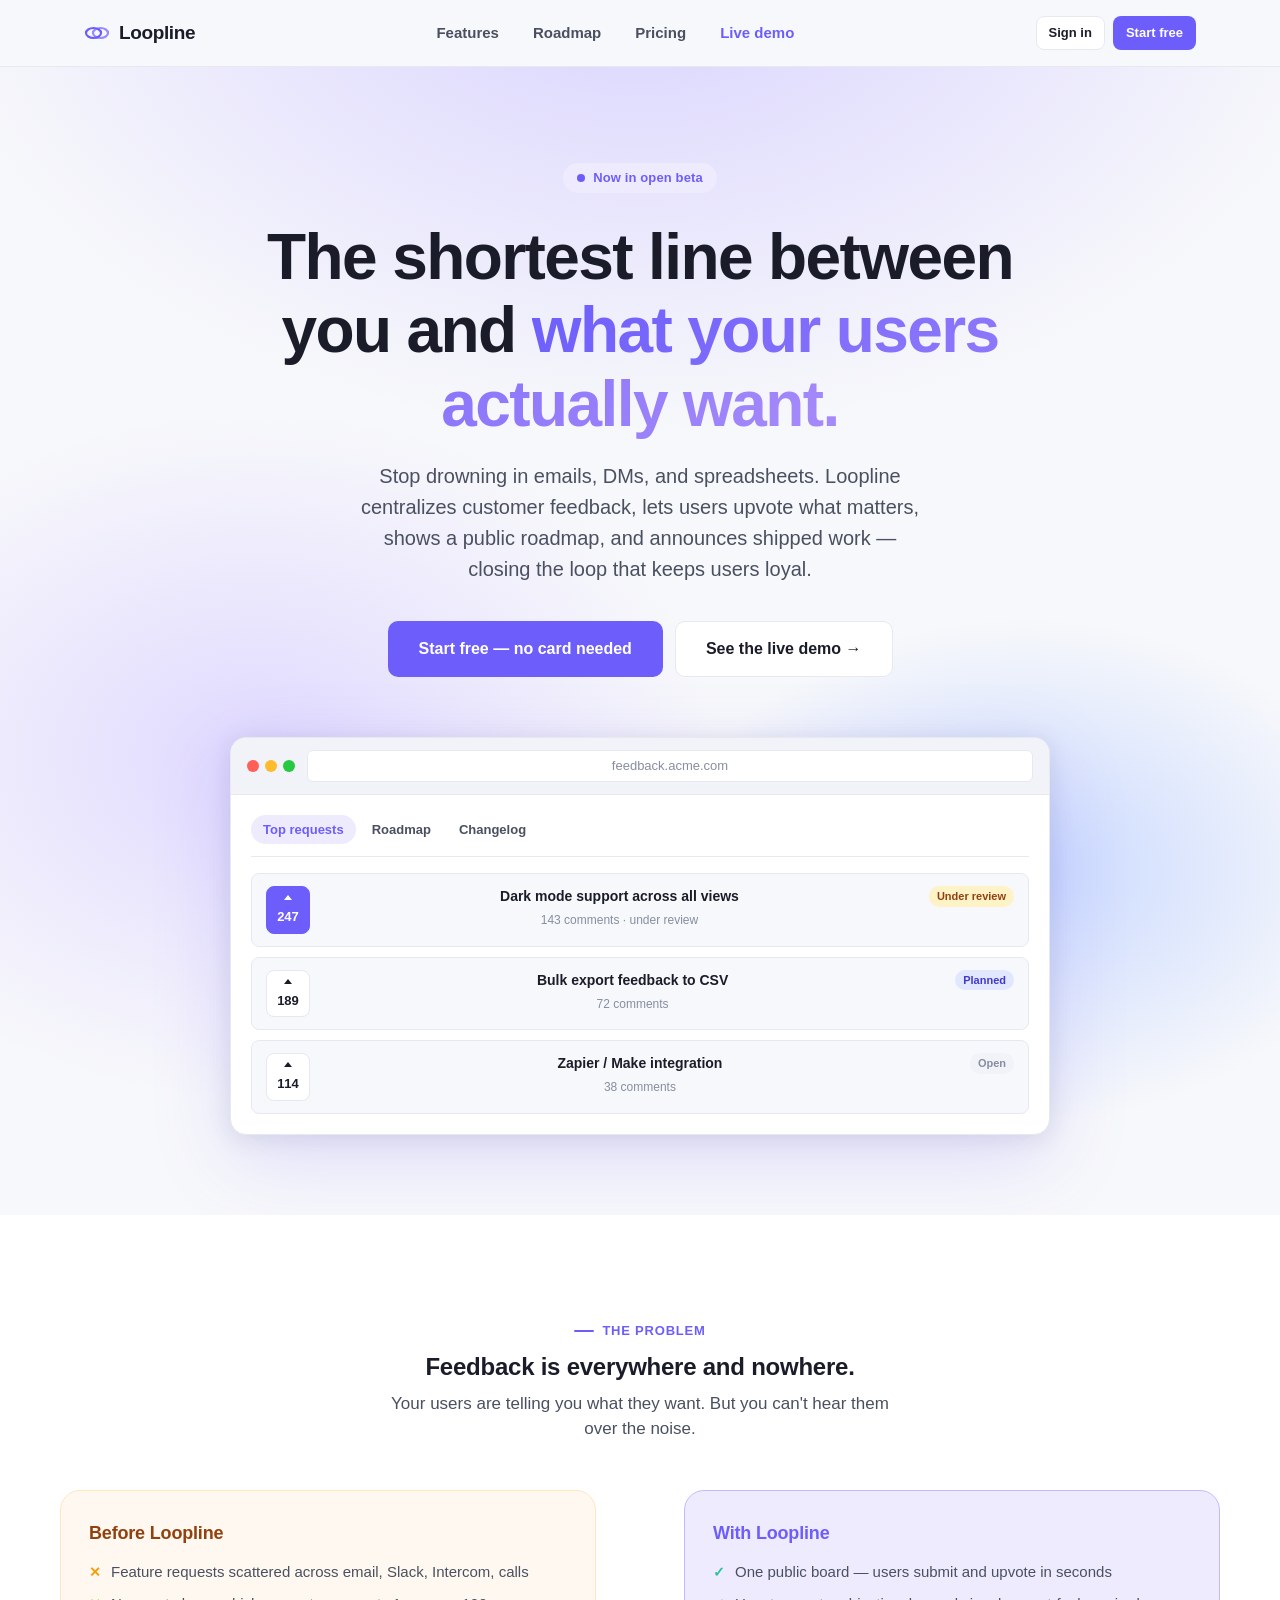
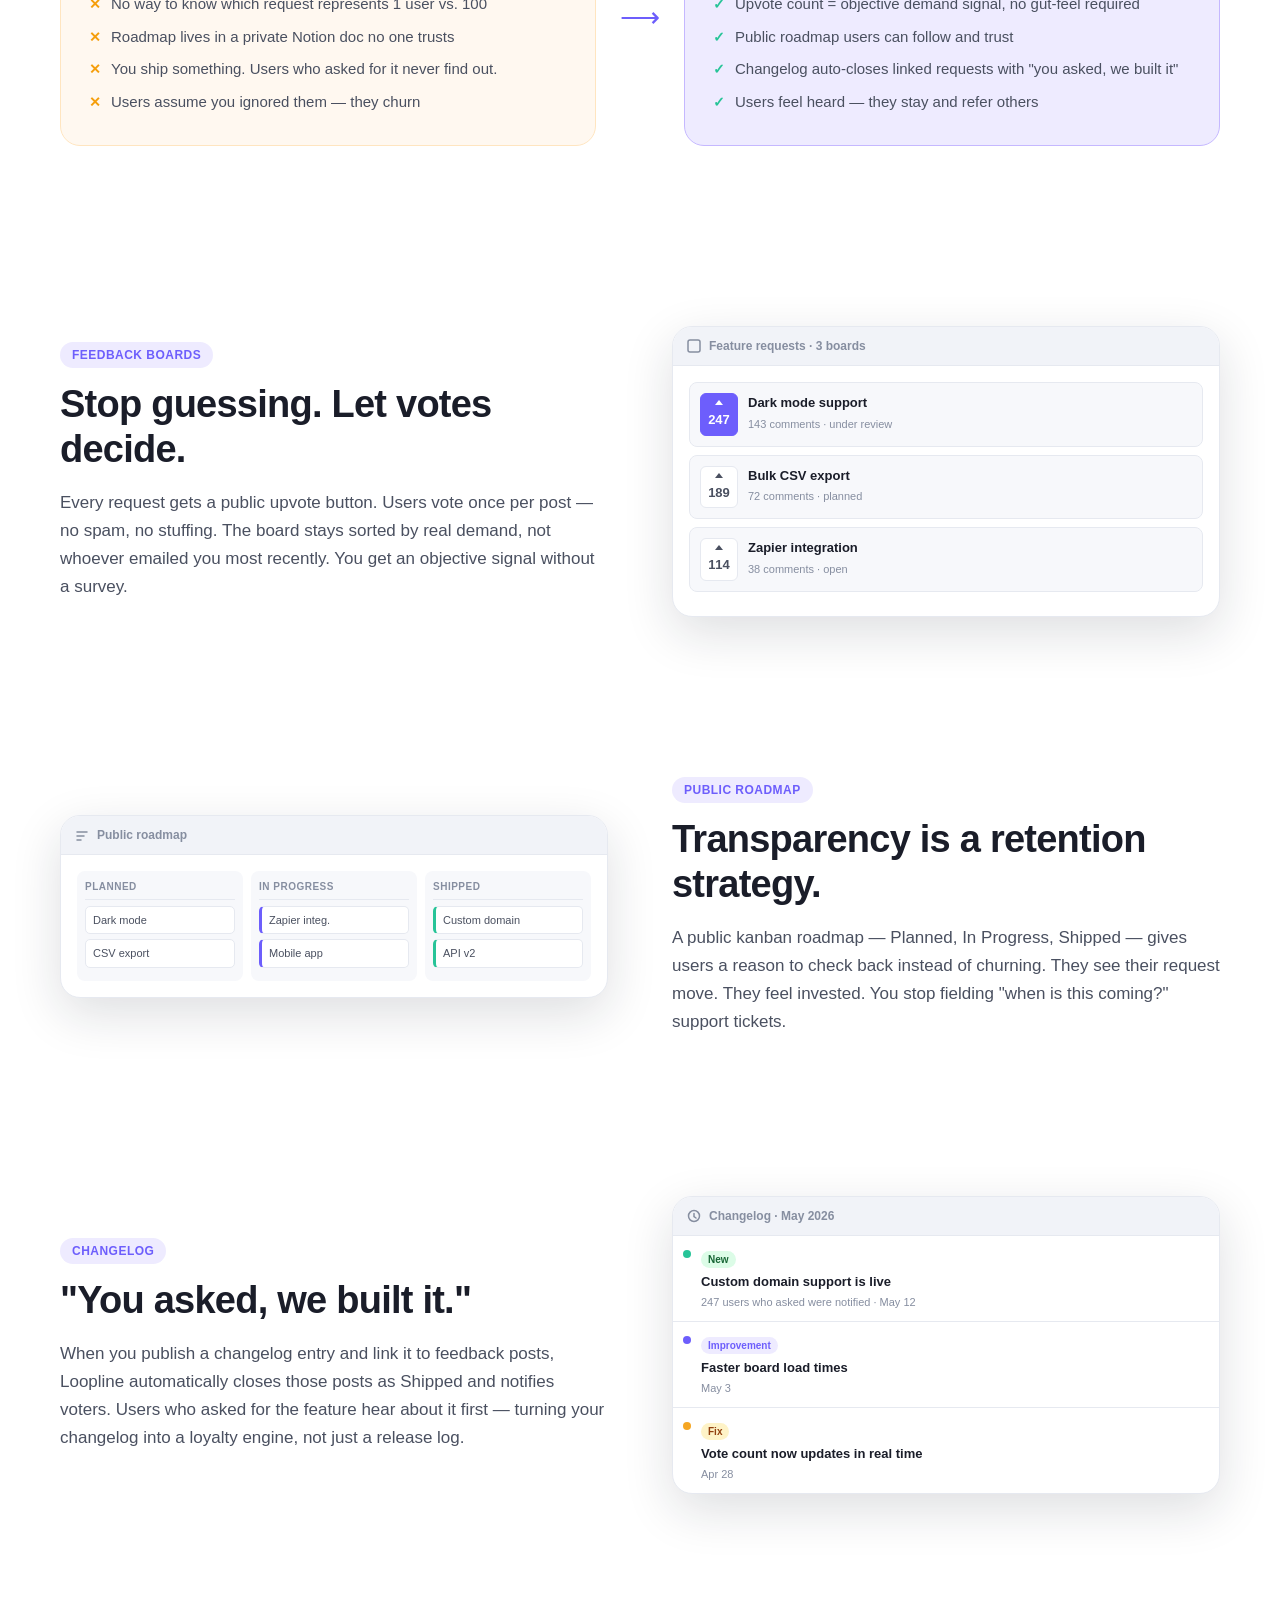
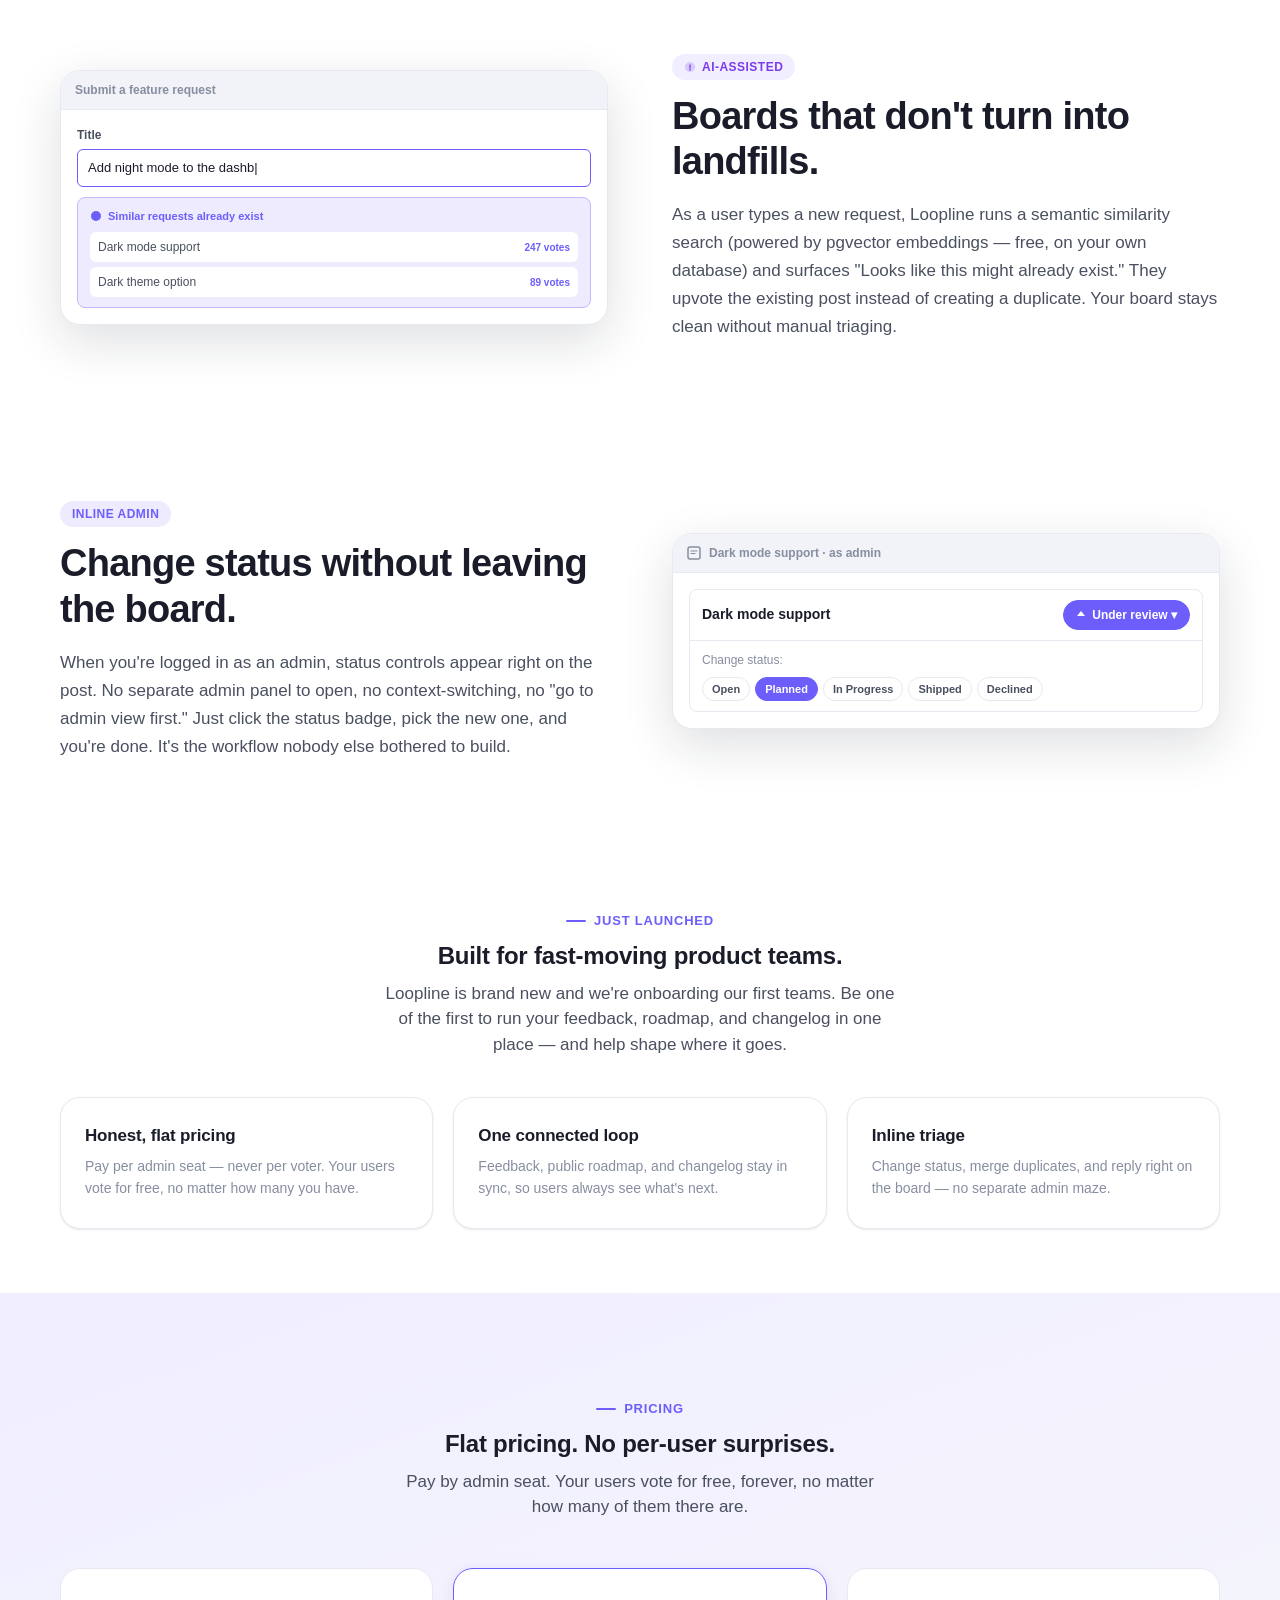
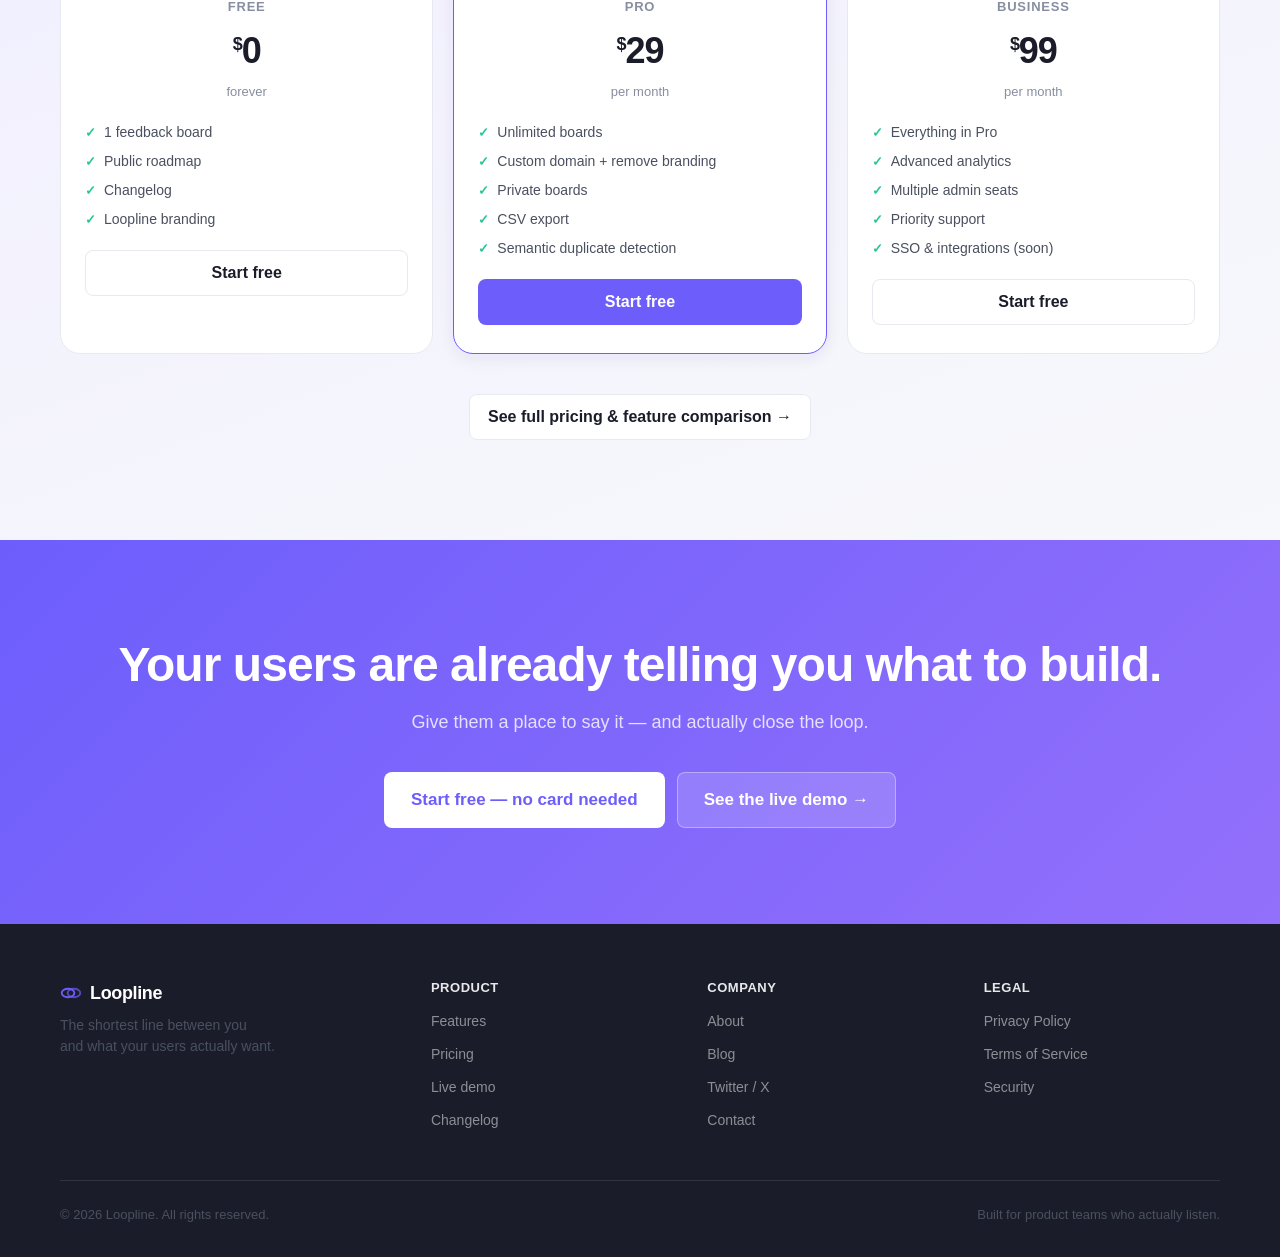
<file: index.html>
<!DOCTYPE html>
<html lang="en">
<head>
  <meta charset="UTF-8">
  <meta name="viewport" content="width=device-width, initial-scale=1.0">
  <title>Loopline — Customer Feedback, Public Roadmap &amp; Changelog</title>
  <meta name="description" content="The shortest line between you and what your users actually want. Centralize feedback, prioritize with upvotes, ship with a public roadmap, and close the loop with changelog.">
  <link rel="stylesheet" href="assets/loop.css">
  <link rel="stylesheet" href="assets/landing.css">
</head>
<body>

<!-- ════════════════════════════ NAV ════════════════════════════ -->
<header class="nav" id="nav" role="banner">
  <div class="nav-inner">
    <a href="index.html" class="nav-logo" aria-label="Loopline home">
      <!-- Logo mark: two interlocking loops in accent color -->
      <svg class="logo-mark" viewBox="0 0 26 26" fill="none" aria-hidden="true" focusable="false">
        <ellipse cx="9.5" cy="13" rx="7.5" ry="5" stroke="#6d5efc" stroke-width="2.2" fill="none"/>
        <ellipse cx="16.5" cy="13" rx="7.5" ry="5" stroke="#6d5efc" stroke-width="2.2" fill="none" opacity=".7"/>
      </svg>
      Loopline
    </a>

    <nav aria-label="Main navigation">
      <ul class="nav-links">
        <li><a href="#features">Features</a></li>
        <li><a href="#roadmap-feature">Roadmap</a></li>
        <li><a href="#pricing-teaser">Pricing</a></li>
        <li><a href="portal.html?w=acme" class="demo-link">Live demo</a></li>
      </ul>
    </nav>

    <div class="nav-cta">
      <a href="admin.html" class="btn btn-ghost btn-sm">Sign in</a>
      <a href="admin.html?signup=1" class="btn btn-primary btn-sm">Start free</a>
    </div>

    <button class="nav-toggle" id="nav-toggle" aria-label="Open menu" aria-expanded="false" aria-controls="nav-mobile">
      <svg width="22" height="22" viewBox="0 0 22 22" fill="none" aria-hidden="true">
        <rect x="3" y="5" width="16" height="2" rx="1" fill="currentColor"/>
        <rect x="3" y="10" width="16" height="2" rx="1" fill="currentColor"/>
        <rect x="3" y="15" width="16" height="2" rx="1" fill="currentColor"/>
      </svg>
    </button>
  </div>

  <nav class="nav-mobile" id="nav-mobile" aria-label="Mobile navigation">
    <a href="#features">Features</a>
    <a href="#roadmap-feature">Roadmap</a>
    <a href="#pricing-teaser">Pricing</a>
    <a href="portal.html?w=acme">Live demo</a>
    <a href="admin.html?signup=1" class="btn btn-primary">Start free</a>
  </nav>
</header>

<!-- ════════════════════════════ HERO ════════════════════════════ -->
<section class="hero" aria-labelledby="hero-headline">
  <div class="hero-bg" aria-hidden="true"></div>

  <div class="hero-inner">
    <div class="hero-badge" role="status">
      <span class="dot-pulse" aria-hidden="true"></span>
      Now in open beta
    </div>

    <h1 id="hero-headline">
      The shortest line between you and <em>what your users actually want.</em>
    </h1>

    <p class="hero-sub">
      Stop drowning in emails, DMs, and spreadsheets. Loopline centralizes customer feedback,
      lets users upvote what matters, shows a public roadmap, and announces shipped work —
      closing the loop that keeps users loyal.
    </p>

    <div class="hero-ctas">
      <a href="admin.html?signup=1" class="btn btn-primary btn-hero">Start free — no card needed</a>
      <a href="portal.html?w=acme" class="btn btn-ghost btn-hero">See the live demo &rarr;</a>
    </div>
  </div>

  <!-- CSS product mock -->
  <div class="hero-mock" aria-hidden="true">
    <div class="mock-window">
      <div class="mock-bar">
        <span class="mock-dots">
          <span></span><span></span><span></span>
        </span>
        <span class="mock-url">feedback.acme.com</span>
      </div>
      <div class="mock-body">
        <div class="mock-tabs">
          <span class="mock-tab active">Top requests</span>
          <span class="mock-tab">Roadmap</span>
          <span class="mock-tab">Changelog</span>
        </div>
        <div class="mock-posts" role="list">
          <div class="mock-post" role="listitem">
            <div class="mock-vote voted">
              <svg viewBox="0 0 12 12" fill="currentColor"><path d="M6 2l4 5H2z"/></svg>
              247
            </div>
            <div class="mock-post-text">
              <div class="mock-post-title">Dark mode support across all views</div>
              <div class="mock-post-meta">143 comments · under review</div>
            </div>
            <span class="mock-status status-review">Under review</span>
          </div>
          <div class="mock-post" role="listitem">
            <div class="mock-vote normal">
              <svg viewBox="0 0 12 12" fill="currentColor"><path d="M6 2l4 5H2z"/></svg>
              189
            </div>
            <div class="mock-post-text">
              <div class="mock-post-title">Bulk export feedback to CSV</div>
              <div class="mock-post-meta">72 comments</div>
            </div>
            <span class="mock-status status-planned">Planned</span>
          </div>
          <div class="mock-post" role="listitem">
            <div class="mock-vote normal">
              <svg viewBox="0 0 12 12" fill="currentColor"><path d="M6 2l4 5H2z"/></svg>
              114
            </div>
            <div class="mock-post-text">
              <div class="mock-post-title">Zapier / Make integration</div>
              <div class="mock-post-meta">38 comments</div>
            </div>
            <span class="mock-status status-open">Open</span>
          </div>
        </div>
      </div>
    </div>
  </div>
</section>

<!-- ════════════════════════════ PROBLEM → SOLUTION ════════════════════════════ -->
<section class="section section-white" aria-labelledby="problem-headline">
  <div class="section-inner">
    <div class="center reveal" style="margin-bottom: 48px;">
      <span class="section-label">The problem</span>
      <h2 id="problem-headline">Feedback is everywhere and nowhere.</h2>
      <p style="max-width: 520px; margin: 0 auto; font-size: 17px;">
        Your users are telling you what they want. But you can't hear them over the noise.
      </p>
    </div>

    <div class="problem-grid">
      <div class="problem-box reveal">
        <h3>Before Loopline</h3>
        <ul class="problem-list">
          <li>Feature requests scattered across email, Slack, Intercom, calls</li>
          <li>No way to know which request represents 1 user vs. 100</li>
          <li>Roadmap lives in a private Notion doc no one trusts</li>
          <li>You ship something. Users who asked for it never find out.</li>
          <li>Users assume you ignored them — they churn</li>
        </ul>
      </div>

      <div class="problem-arrow reveal" aria-hidden="true">&#10230;</div>

      <div class="solution-box reveal">
        <h3>With Loopline</h3>
        <ul class="solution-list">
          <li>One public board — users submit and upvote in seconds</li>
          <li>Upvote count = objective demand signal, no gut-feel required</li>
          <li>Public roadmap users can follow and trust</li>
          <li>Changelog auto-closes linked requests with "you asked, we built it"</li>
          <li>Users feel heard — they stay and refer others</li>
        </ul>
      </div>
    </div>
  </div>
</section>

<!-- ════════════════════════════ FEATURES ════════════════════════════ -->

<!-- Feature 1: Feedback boards -->
<section class="feature-section" id="features" aria-labelledby="feat1-h">
  <div class="feature-row">
    <div class="feature-text reveal">
      <span class="feature-tag">Feedback boards</span>
      <h2 id="feat1-h">Stop guessing. Let votes decide.</h2>
      <p>
        Every request gets a public upvote button. Users vote once per post —
        no spam, no stuffing. The board stays sorted by real demand, not whoever
        emailed you most recently. You get an objective signal without a survey.
      </p>
    </div>
    <div class="illus reveal reveal-delay-1" aria-hidden="true">
      <div class="illus-header">
        <svg width="14" height="14" viewBox="0 0 14 14" fill="none"><rect x="1" y="1" width="12" height="12" rx="2" stroke="currentColor" stroke-width="1.5"/></svg>
        Feature requests · 3 boards
      </div>
      <div class="illus-body">
        <div class="illus-post">
          <div class="illus-vote-btn voted">
            <svg width="10" height="10" viewBox="0 0 10 10" fill="currentColor"><path d="M5 1l4 5H1z"/></svg>
            247
          </div>
          <div class="illus-post-text">
            <div class="illus-post-title">Dark mode support</div>
            <div class="illus-post-sub">143 comments · under review</div>
          </div>
        </div>
        <div class="illus-post">
          <div class="illus-vote-btn normal">
            <svg width="10" height="10" viewBox="0 0 10 10" fill="currentColor"><path d="M5 1l4 5H1z"/></svg>
            189
          </div>
          <div class="illus-post-text">
            <div class="illus-post-title">Bulk CSV export</div>
            <div class="illus-post-sub">72 comments · planned</div>
          </div>
        </div>
        <div class="illus-post">
          <div class="illus-vote-btn normal">
            <svg width="10" height="10" viewBox="0 0 10 10" fill="currentColor"><path d="M5 1l4 5H1z"/></svg>
            114
          </div>
          <div class="illus-post-text">
            <div class="illus-post-title">Zapier integration</div>
            <div class="illus-post-sub">38 comments · open</div>
          </div>
        </div>
      </div>
    </div>
  </div>
</section>

<!-- Feature 2: Roadmap -->
<section class="feature-section section-white" id="roadmap-feature" aria-labelledby="feat2-h">
  <div class="feature-row reverse">
    <div class="feature-text reveal">
      <span class="feature-tag">Public roadmap</span>
      <h2 id="feat2-h">Transparency is a retention strategy.</h2>
      <p>
        A public kanban roadmap — Planned, In Progress, Shipped — gives users a reason
        to check back instead of churning. They see their request move. They feel invested.
        You stop fielding "when is this coming?" support tickets.
      </p>
    </div>
    <div class="illus reveal reveal-delay-1" aria-hidden="true">
      <div class="illus-header">
        <svg width="14" height="14" viewBox="0 0 14 14" fill="none"><path d="M2 4h10M2 8h7M2 12h4" stroke="currentColor" stroke-width="1.5" stroke-linecap="round"/></svg>
        Public roadmap
      </div>
      <div class="illus-body">
        <div class="illus-kanban">
          <div class="illus-col">
            <div class="illus-col-head">Planned</div>
            <div class="illus-card">Dark mode</div>
            <div class="illus-card">CSV export</div>
          </div>
          <div class="illus-col">
            <div class="illus-col-head">In Progress</div>
            <div class="illus-card" style="border-left: 3px solid #6d5efc;">Zapier integ.</div>
            <div class="illus-card" style="border-left: 3px solid #6d5efc;">Mobile app</div>
          </div>
          <div class="illus-col">
            <div class="illus-col-head">Shipped</div>
            <div class="illus-card" style="border-left: 3px solid #27c498;">Custom domain</div>
            <div class="illus-card" style="border-left: 3px solid #27c498;">API v2</div>
          </div>
        </div>
      </div>
    </div>
  </div>
</section>

<!-- Feature 3: Changelog -->
<section class="feature-section" aria-labelledby="feat3-h">
  <div class="feature-row">
    <div class="feature-text reveal">
      <span class="feature-tag">Changelog</span>
      <h2 id="feat3-h">"You asked, we built it."</h2>
      <p>
        When you publish a changelog entry and link it to feedback posts, Loopline
        automatically closes those posts as Shipped and notifies voters.
        Users who asked for the feature hear about it first — turning your changelog
        into a loyalty engine, not just a release log.
      </p>
    </div>
    <div class="illus reveal reveal-delay-1" aria-hidden="true">
      <div class="illus-header">
        <svg width="14" height="14" viewBox="0 0 14 14" fill="none"><circle cx="7" cy="7" r="5.5" stroke="currentColor" stroke-width="1.5"/><path d="M7 4.5v3l2 1.5" stroke="currentColor" stroke-width="1.5" stroke-linecap="round"/></svg>
        Changelog · May 2026
      </div>
      <div class="illus-body" style="padding: 0;">
        <div class="illus-entry">
          <div class="illus-entry-dot" style="background: var(--ok);"></div>
          <div class="illus-entry-body">
            <span class="illus-entry-label" style="background: #dcfce7; color: #166534;">New</span>
            <div class="illus-entry-title">Custom domain support is live</div>
            <div class="illus-entry-sub">247 users who asked were notified · May 12</div>
          </div>
        </div>
        <div class="illus-entry">
          <div class="illus-entry-dot" style="background: var(--accent);"></div>
          <div class="illus-entry-body">
            <span class="illus-entry-label" style="background: var(--accent-soft); color: var(--accent);">Improvement</span>
            <div class="illus-entry-title">Faster board load times</div>
            <div class="illus-entry-sub">May 3</div>
          </div>
        </div>
        <div class="illus-entry">
          <div class="illus-entry-dot" style="background: var(--warn);"></div>
          <div class="illus-entry-body">
            <span class="illus-entry-label" style="background: #fef3c7; color: #92400e;">Fix</span>
            <div class="illus-entry-title">Vote count now updates in real time</div>
            <div class="illus-entry-sub">Apr 28</div>
          </div>
        </div>
      </div>
    </div>
  </div>
</section>

<!-- Feature 4: Duplicate detection -->
<section class="feature-section section-white" aria-labelledby="feat4-h">
  <div class="feature-row reverse">
    <div class="feature-text reveal">
      <span class="feature-tag" style="background: #f0eeff; color: #7c3aed;">
        <svg width="12" height="12" viewBox="0 0 12 12" fill="currentColor" aria-hidden="true"><circle cx="6" cy="6" r="5" fill="#7c3aed" opacity=".2"/><path d="M6 4v3M6 8.5v.5" stroke="#7c3aed" stroke-width="1.3" stroke-linecap="round"/></svg>
        AI-assisted
      </span>
      <h2 id="feat4-h">Boards that don't turn into landfills.</h2>
      <p>
        As a user types a new request, Loopline runs a semantic similarity search
        (powered by pgvector embeddings — free, on your own database) and surfaces
        "Looks like this might already exist." They upvote the existing post instead
        of creating a duplicate. Your board stays clean without manual triaging.
      </p>
    </div>
    <div class="illus reveal reveal-delay-1" aria-hidden="true">
      <div class="illus-header">Submit a feature request</div>
      <div class="illus-body">
        <div style="margin-bottom: 8px;">
          <div style="font-size: 12px; font-weight: 600; color: var(--ink-2); margin-bottom: 5px;">Title</div>
          <div style="border: 1.5px solid var(--accent); border-radius: 6px; padding: 8px 10px; font-size: 13px; color: var(--ink); background: var(--surface);">Add night mode to the dashb|</div>
        </div>
        <div class="illus-similar">
          <div class="illus-similar-head">
            <svg width="12" height="12" viewBox="0 0 12 12" fill="#6d5efc"><circle cx="6" cy="6" r="5"/></svg>
            Similar requests already exist
          </div>
          <div class="illus-similar-item">
            <span style="flex: 1; font-size: 12px;">Dark mode support</span>
            <span class="illus-match">247 votes</span>
          </div>
          <div class="illus-similar-item">
            <span style="flex: 1; font-size: 12px;">Dark theme option</span>
            <span class="illus-match">89 votes</span>
          </div>
        </div>
      </div>
    </div>
  </div>
</section>

<!-- Feature 5: Inline admin -->
<section class="feature-section" aria-labelledby="feat5-h">
  <div class="feature-row">
    <div class="feature-text reveal">
      <span class="feature-tag">Inline admin</span>
      <h2 id="feat5-h">Change status without leaving the board.</h2>
      <p>
        When you're logged in as an admin, status controls appear right on the post.
        No separate admin panel to open, no context-switching, no "go to admin view first."
        Just click the status badge, pick the new one, and you're done. It's the
        workflow nobody else bothered to build.
      </p>
    </div>
    <div class="illus reveal reveal-delay-1" aria-hidden="true">
      <div class="illus-header">
        <svg width="14" height="14" viewBox="0 0 14 14" fill="none"><rect x="1" y="1" width="12" height="12" rx="2" stroke="currentColor" stroke-width="1.5"/><path d="M4 5h6M4 7.5h4" stroke="currentColor" stroke-width="1.2" stroke-linecap="round"/></svg>
        Dark mode support · as admin
      </div>
      <div class="illus-body">
        <div class="illus-admin-post">
          <div class="illus-admin-head">
            <span class="illus-admin-title">Dark mode support</span>
            <span class="illus-status-pill editing">
              <svg width="10" height="10" viewBox="0 0 10 10" fill="currentColor"><path d="M5 1l4 5H1z"/></svg>
              Under review ▾
            </span>
          </div>
          <div class="illus-admin-body">
            <div style="font-size: 12px; color: var(--mut); margin-bottom: 8px;">Change status:</div>
            <div class="illus-status-options">
              <span class="illus-s-opt">Open</span>
              <span class="illus-s-opt sel">Planned</span>
              <span class="illus-s-opt">In Progress</span>
              <span class="illus-s-opt">Shipped</span>
              <span class="illus-s-opt">Declined</span>
            </div>
          </div>
        </div>
      </div>
    </div>
  </div>
</section>

<!-- ════════════════════════════ EARLY-STAGE / PRINCIPLES ════════════════════════════ -->
<section class="section section-white section-sm" aria-label="What Loopline stands for">
  <div class="section-inner">
    <div class="center reveal" style="margin-bottom: 40px;">
      <span class="section-label">Just launched</span>
      <h2>Built for fast-moving product teams.</h2>
      <p style="font-size: 17px; max-width: 520px; margin: 0 auto;">
        Loopline is brand new and we're onboarding our first teams. Be one of the first to
        run your feedback, roadmap, and changelog in one place — and help shape where it goes.
      </p>
    </div>

    <div class="principles-grid reveal">
      <div class="principle-box">
        <h3>Honest, flat pricing</h3>
        <p>Pay per admin seat — never per voter. Your users vote for free, no matter how many you have.</p>
      </div>
      <div class="principle-box">
        <h3>One connected loop</h3>
        <p>Feedback, public roadmap, and changelog stay in sync, so users always see what's next.</p>
      </div>
      <div class="principle-box">
        <h3>Inline triage</h3>
        <p>Change status, merge duplicates, and reply right on the board — no separate admin maze.</p>
      </div>
    </div>
  </div>
</section>

<!-- ════════════════════════════ PRICING TEASER ════════════════════════════ -->
<section class="section section-accent-bg" id="pricing-teaser" aria-labelledby="pricing-teaser-h">
  <div class="section-inner">
    <div class="center reveal" style="margin-bottom: 48px;">
      <span class="section-label">Pricing</span>
      <h2 id="pricing-teaser-h">Flat pricing. No per-user surprises.</h2>
      <p style="font-size: 17px; max-width: 480px; margin: 0 auto;">
        Pay by admin seat. Your users vote for free, forever, no matter how many of them there are.
      </p>
    </div>

    <div class="pricing-teaser">
      <div class="price-teaser-card reveal">
        <div class="price-tier">Free</div>
        <div class="price-amount"><sup>$</sup>0</div>
        <div class="price-period">forever</div>
        <ul class="price-teaser-list">
          <li>1 feedback board</li>
          <li>Public roadmap</li>
          <li>Changelog</li>
          <li>Loopline branding</li>
        </ul>
        <a href="admin.html?signup=1" class="btn btn-ghost" style="width: 100%; justify-content: center;">Start free</a>
      </div>

      <div class="price-teaser-card featured reveal reveal-delay-1">
        <div class="price-tier">Pro</div>
        <div class="price-amount"><sup>$</sup>29</div>
        <div class="price-period">per month</div>
        <ul class="price-teaser-list">
          <li>Unlimited boards</li>
          <li>Custom domain + remove branding</li>
          <li>Private boards</li>
          <li>CSV export</li>
          <li>Semantic duplicate detection</li>
        </ul>
        <a href="admin.html?signup=1" class="btn btn-primary" style="width: 100%; justify-content: center;">Start free</a>
      </div>

      <div class="price-teaser-card reveal reveal-delay-2">
        <div class="price-tier">Business</div>
        <div class="price-amount"><sup>$</sup>99</div>
        <div class="price-period">per month</div>
        <ul class="price-teaser-list">
          <li>Everything in Pro</li>
          <li>Advanced analytics</li>
          <li>Multiple admin seats</li>
          <li>Priority support</li>
          <li>SSO &amp; integrations (soon)</li>
        </ul>
        <a href="admin.html?signup=1" class="btn btn-ghost" style="width: 100%; justify-content: center;">Start free</a>
      </div>
    </div>

    <div class="center reveal" style="margin-top: 32px;">
      <a href="pricing.html" class="btn btn-ghost">See full pricing &amp; feature comparison &rarr;</a>
    </div>
  </div>
</section>

<!-- ════════════════════════════ FINAL CTA ════════════════════════════ -->
<section class="final-cta" aria-labelledby="final-cta-h">
  <h2 id="final-cta-h">Your users are already telling you what to build.</h2>
  <p>Give them a place to say it — and actually close the loop.</p>
  <div style="display: flex; align-items: center; justify-content: center; gap: 12px; flex-wrap: wrap;">
    <a href="admin.html?signup=1" class="btn btn-white btn-lg">Start free — no card needed</a>
    <a href="portal.html?w=acme" class="btn btn-ghost-white btn-lg">See the live demo &rarr;</a>
  </div>
</section>

<!-- ════════════════════════════ FOOTER ════════════════════════════ -->
<footer class="footer" role="contentinfo">
  <div class="footer-inner">
    <div class="footer-top">
      <div>
        <div class="footer-brand-name">
          <svg width="22" height="22" viewBox="0 0 26 26" fill="none" aria-hidden="true">
            <ellipse cx="9.5" cy="13" rx="7.5" ry="5" stroke="#6d5efc" stroke-width="2.2" fill="none"/>
            <ellipse cx="16.5" cy="13" rx="7.5" ry="5" stroke="#6d5efc" stroke-width="2.2" fill="none" opacity=".7"/>
          </svg>
          Loopline
        </div>
        <p class="footer-tagline">
          The shortest line between you<br>and what your users actually want.
        </p>
      </div>

      <div class="footer-col">
        <h4>Product</h4>
        <ul>
          <li><a href="#features">Features</a></li>
          <li><a href="pricing.html">Pricing</a></li>
          <li><a href="portal.html?w=acme">Live demo</a></li>
          <li><a href="#">Changelog</a></li>
        </ul>
      </div>

      <div class="footer-col">
        <h4>Company</h4>
        <ul>
          <li><a href="#">About</a></li>
          <li><a href="#">Blog</a></li>
          <li><a href="#">Twitter / X</a></li>
          <li><a href="#">Contact</a></li>
        </ul>
      </div>

      <div class="footer-col">
        <h4>Legal</h4>
        <ul>
          <li><a href="#">Privacy Policy</a></li>
          <li><a href="#">Terms of Service</a></li>
          <li><a href="#">Security</a></li>
        </ul>
      </div>
    </div>

    <div class="footer-bottom">
      <p>&copy; 2026 Loopline. All rights reserved.</p>
      <p>Built for product teams who actually listen.</p>
    </div>
  </div>
</footer>

<script>
  // ─── Scroll-based nav shadow ───
  const nav = document.getElementById('nav');
  const onScroll = () => nav.classList.toggle('scrolled', window.scrollY > 8);
  window.addEventListener('scroll', onScroll, { passive: true });

  // ─── Mobile nav toggle ───
  const toggle = document.getElementById('nav-toggle');
  const mobileNav = document.getElementById('nav-mobile');
  toggle.addEventListener('click', () => {
    const open = mobileNav.classList.toggle('open');
    toggle.setAttribute('aria-expanded', String(open));
    toggle.setAttribute('aria-label', open ? 'Close menu' : 'Open menu');
  });
  // Close on mobile link click
  mobileNav.querySelectorAll('a').forEach(a => {
    a.addEventListener('click', () => {
      mobileNav.classList.remove('open');
      toggle.setAttribute('aria-expanded', 'false');
      toggle.setAttribute('aria-label', 'Open menu');
    });
  });
  // Keyboard: Escape closes menu
  document.addEventListener('keydown', e => {
    if (e.key === 'Escape' && mobileNav.classList.contains('open')) {
      mobileNav.classList.remove('open');
      toggle.setAttribute('aria-expanded', 'false');
      toggle.setAttribute('aria-label', 'Open menu');
      toggle.focus();
    }
  });

  // ─── Scroll-in reveal (IntersectionObserver) ───
  if ('IntersectionObserver' in window) {
    const io = new IntersectionObserver((entries) => {
      entries.forEach(e => {
        if (e.isIntersecting) {
          e.target.classList.add('visible');
          io.unobserve(e.target);
        }
      });
    }, { threshold: 0.12 });
    document.querySelectorAll('.reveal').forEach(el => io.observe(el));
  } else {
    // Degrade gracefully: show all without animation
    document.querySelectorAll('.reveal').forEach(el => el.classList.add('visible'));
  }
</script>
</body>
</html>
</file>
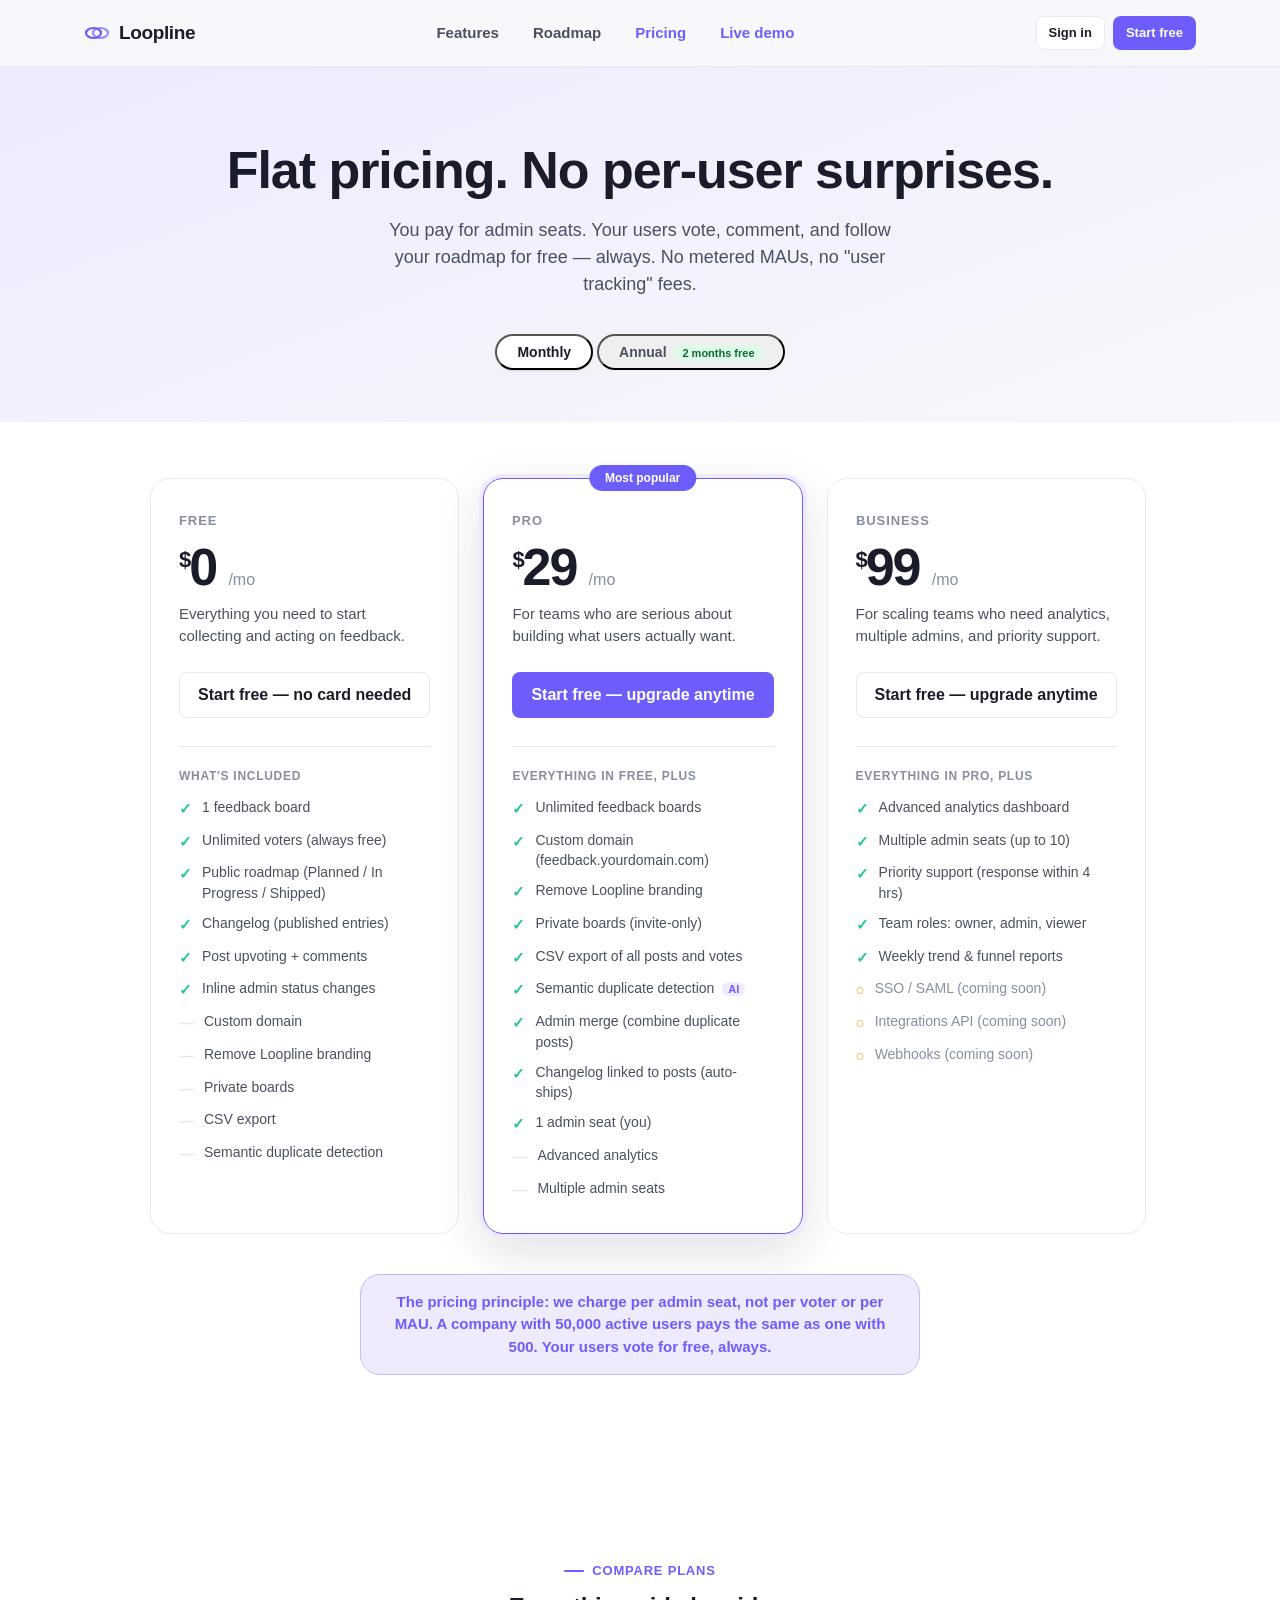
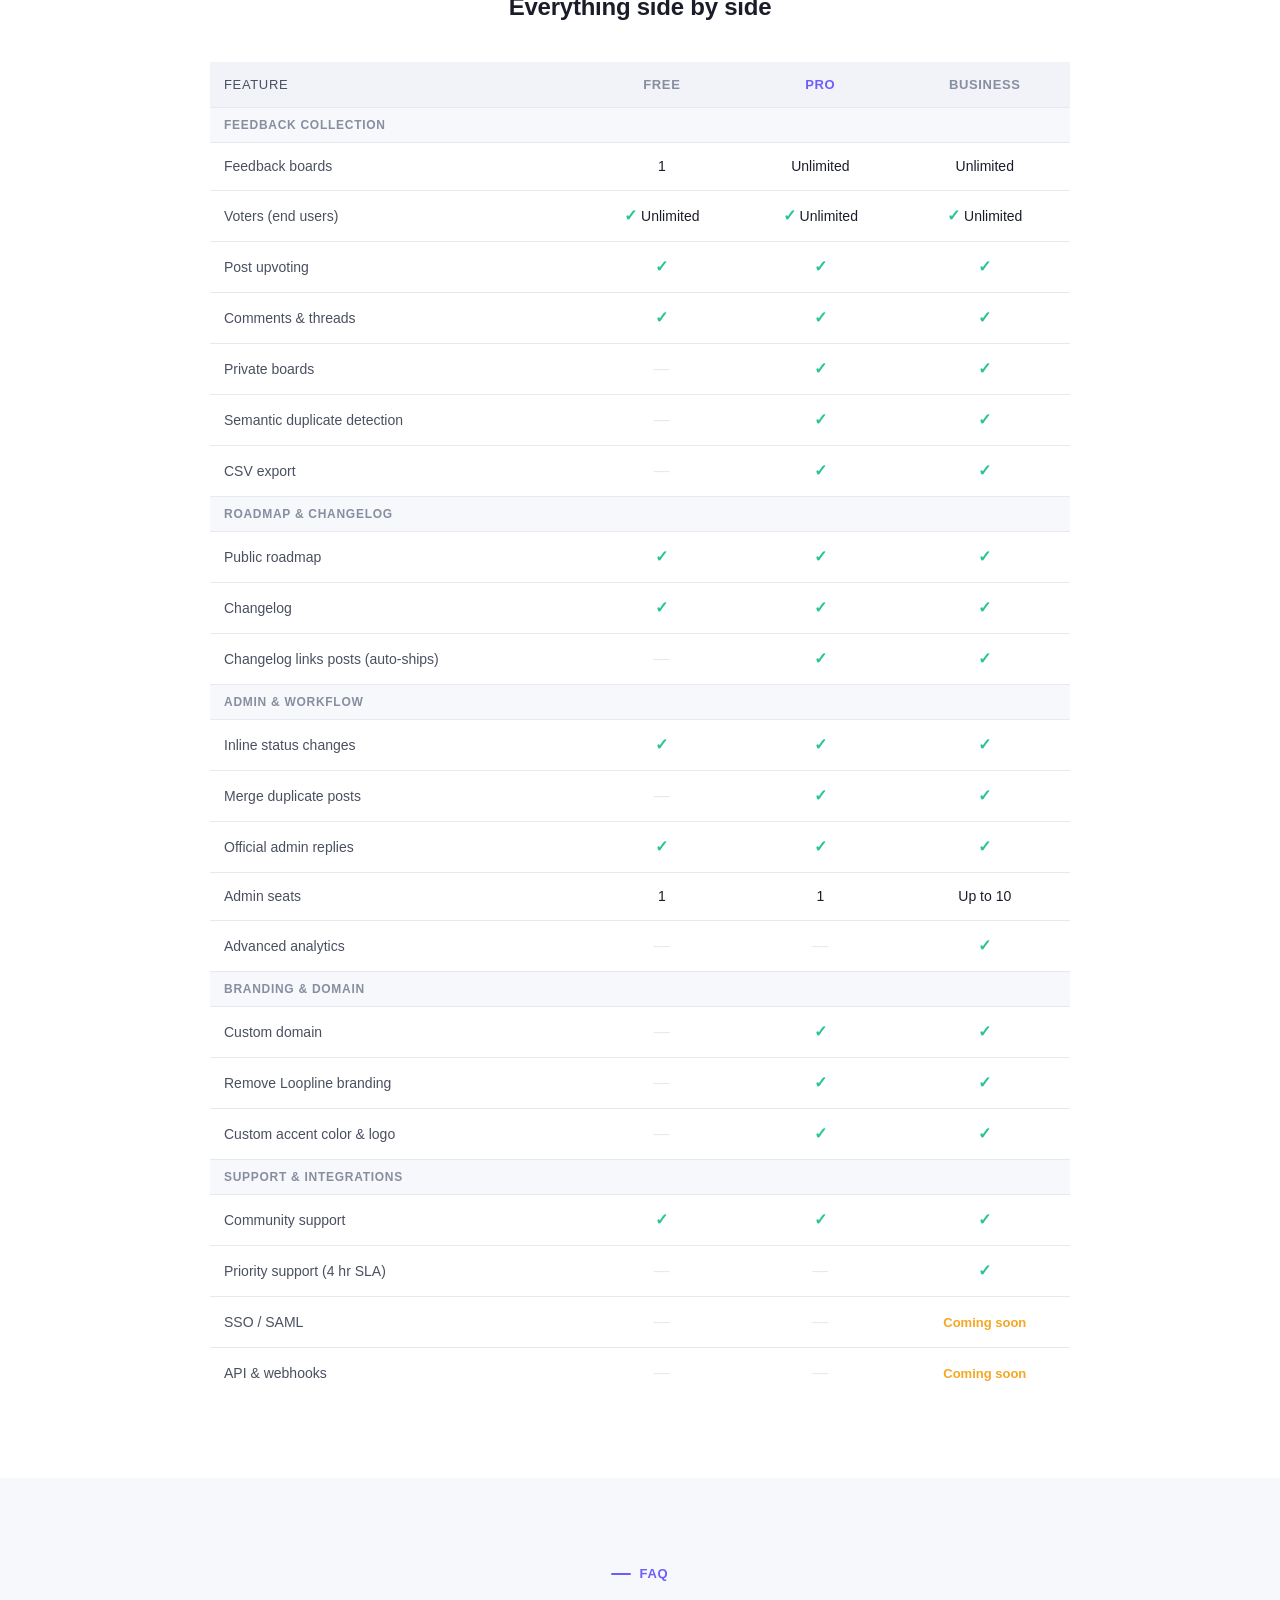
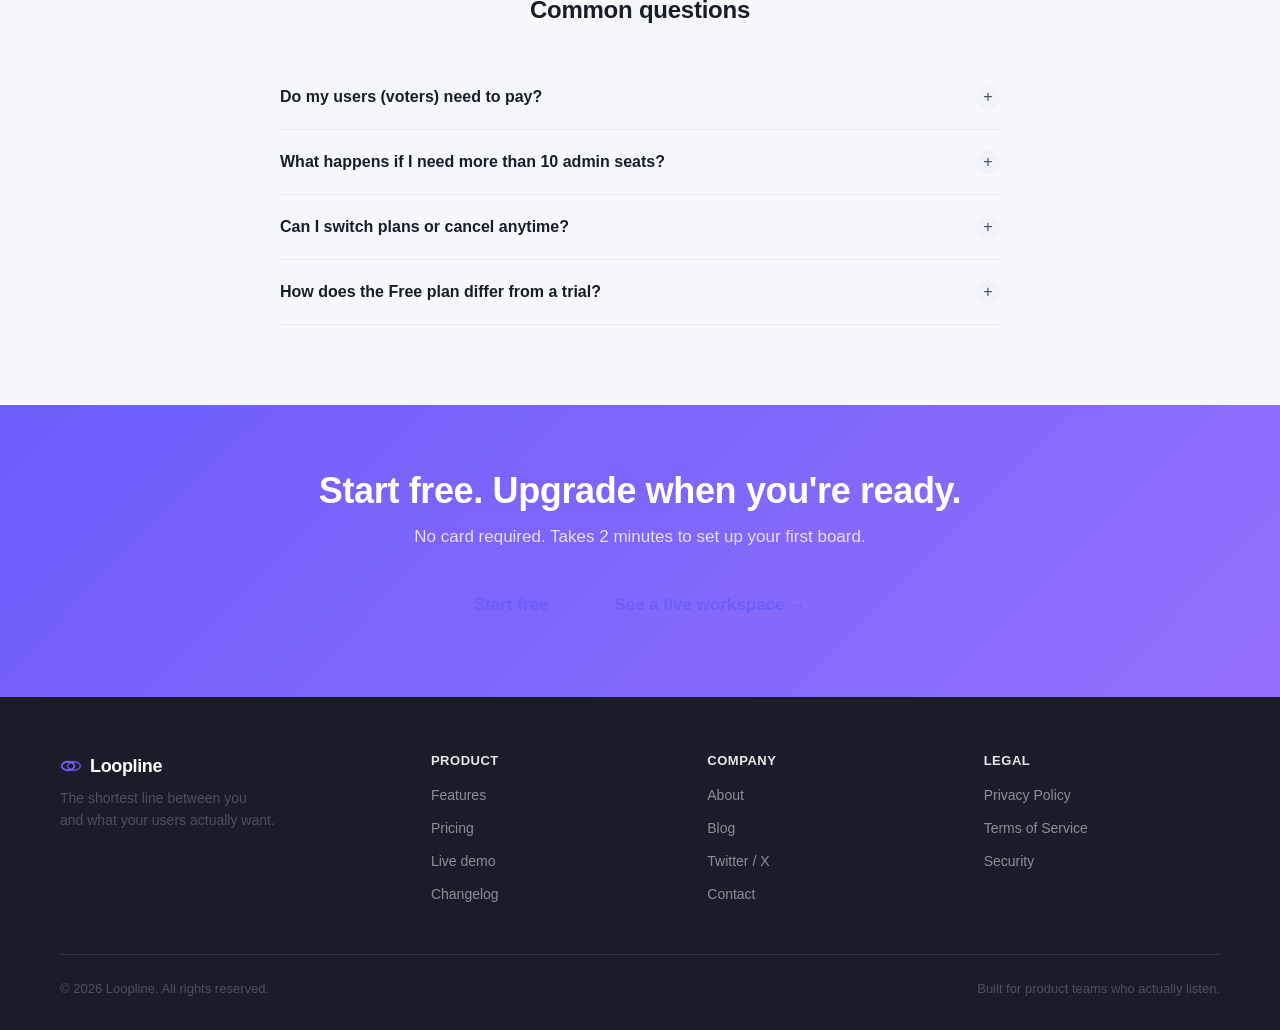
<file: pricing.html>
<!DOCTYPE html>
<html lang="en">
<head>
  <meta charset="UTF-8">
  <meta name="viewport" content="width=device-width, initial-scale=1.0">
  <title>Pricing — Loopline</title>
  <meta name="description" content="Flat pricing by admin seat. No per-user charges, no surprises. Free forever, Pro $29/mo, Business $99/mo.">
  <link rel="stylesheet" href="assets/loop.css">
  <link rel="stylesheet" href="assets/landing.css">
</head>
<body>

<!-- ════════════════════════════ NAV ════════════════════════════ -->
<header class="nav" id="nav" role="banner">
  <div class="nav-inner">
    <a href="index.html" class="nav-logo" aria-label="Loopline home">
      <svg class="logo-mark" viewBox="0 0 26 26" fill="none" aria-hidden="true" focusable="false">
        <ellipse cx="9.5" cy="13" rx="7.5" ry="5" stroke="#6d5efc" stroke-width="2.2" fill="none"/>
        <ellipse cx="16.5" cy="13" rx="7.5" ry="5" stroke="#6d5efc" stroke-width="2.2" fill="none" opacity=".7"/>
      </svg>
      Loopline
    </a>

    <nav aria-label="Main navigation">
      <ul class="nav-links">
        <li><a href="index.html#features">Features</a></li>
        <li><a href="index.html#roadmap-feature">Roadmap</a></li>
        <li><a href="pricing.html" aria-current="page" style="color: var(--accent);">Pricing</a></li>
        <li><a href="portal.html?w=acme" class="demo-link">Live demo</a></li>
      </ul>
    </nav>

    <div class="nav-cta">
      <a href="admin.html" class="btn btn-ghost btn-sm">Sign in</a>
      <a href="admin.html" class="btn btn-primary btn-sm">Start free</a>
    </div>

    <button class="nav-toggle" id="nav-toggle" aria-label="Open menu" aria-expanded="false" aria-controls="nav-mobile">
      <svg width="22" height="22" viewBox="0 0 22 22" fill="none" aria-hidden="true">
        <rect x="3" y="5" width="16" height="2" rx="1" fill="currentColor"/>
        <rect x="3" y="10" width="16" height="2" rx="1" fill="currentColor"/>
        <rect x="3" y="15" width="16" height="2" rx="1" fill="currentColor"/>
      </svg>
    </button>
  </div>

  <nav class="nav-mobile" id="nav-mobile" aria-label="Mobile navigation">
    <a href="index.html#features">Features</a>
    <a href="index.html#roadmap-feature">Roadmap</a>
    <a href="pricing.html" aria-current="page">Pricing</a>
    <a href="portal.html?w=acme">Live demo</a>
    <a href="admin.html" class="btn btn-primary">Start free</a>
  </nav>
</header>

<!-- ════════════════════════════ HERO ════════════════════════════ -->
<section class="pricing-hero" aria-labelledby="pricing-h">
  <div class="reveal">
    <h1 id="pricing-h">Flat pricing. No per-user surprises.</h1>
    <p>
      You pay for admin seats. Your users vote, comment, and follow your roadmap
      for free — always. No metered MAUs, no "user tracking" fees.
    </p>

    <!-- Billing toggle -->
    <div role="group" aria-label="Billing frequency">
      <div class="billing-toggle">
        <button class="billing-option active" id="btn-monthly" aria-pressed="true"
                onclick="setBilling('monthly')">Monthly</button>
        <button class="billing-option" id="btn-annual" aria-pressed="false"
                onclick="setBilling('annual')">
          Annual <span class="annual-badge">2 months free</span>
        </button>
      </div>
    </div>
  </div>
</section>

<!-- ════════════════════════════ PRICING CARDS ════════════════════════════ -->
<section class="section section-white" style="padding-top: 0;" aria-label="Pricing plans">
  <div class="section-inner">
    <div class="pricing-cards">

      <!-- FREE -->
      <div class="pricing-card reveal">
        <div class="card-tier">Free</div>
        <div class="card-price" id="price-free">
          <sup>$</sup>0
          <span class="per">/mo</span>
        </div>
        <p class="card-desc">Everything you need to start collecting and acting on feedback.</p>
        <div class="card-btn">
          <a href="admin.html" class="btn btn-ghost" style="width: 100%; justify-content: center;">
            Start free — no card needed
          </a>
        </div>
        <hr class="card-divider">
        <div class="card-features-head">What's included</div>
        <ul class="card-features">
          <li><span class="check-ok">✓</span> 1 feedback board</li>
          <li><span class="check-ok">✓</span> Unlimited voters (always free)</li>
          <li><span class="check-ok">✓</span> Public roadmap (Planned / In Progress / Shipped)</li>
          <li><span class="check-ok">✓</span> Changelog (published entries)</li>
          <li><span class="check-ok">✓</span> Post upvoting + comments</li>
          <li><span class="check-ok">✓</span> Inline admin status changes</li>
          <li><span class="check-no">—</span> Custom domain</li>
          <li><span class="check-no">—</span> Remove Loopline branding</li>
          <li><span class="check-no">—</span> Private boards</li>
          <li><span class="check-no">—</span> CSV export</li>
          <li><span class="check-no">—</span> Semantic duplicate detection</li>
        </ul>
      </div>

      <!-- PRO -->
      <div class="pricing-card featured reveal reveal-delay-1">
        <div class="popular-badge">Most popular</div>
        <div class="card-tier">Pro</div>
        <div class="card-price" id="price-pro">
          <sup>$</sup><span class="price-monthly">29</span><span class="price-annual" style="display:none;">24</span>
          <span class="per">/mo</span>
          <div class="annual-note" id="pro-annual-note">Billed $288/yr — 2 months free</div>
        </div>
        <p class="card-desc">For teams who are serious about building what users actually want.</p>
        <div class="card-btn">
          <a href="admin.html" class="btn btn-primary" style="width: 100%; justify-content: center;">
            Start free — upgrade anytime
          </a>
        </div>
        <hr class="card-divider">
        <div class="card-features-head">Everything in Free, plus</div>
        <ul class="card-features">
          <li><span class="check-ok">✓</span> Unlimited feedback boards</li>
          <li><span class="check-ok">✓</span> Custom domain (feedback.yourdomain.com)</li>
          <li><span class="check-ok">✓</span> Remove Loopline branding</li>
          <li><span class="check-ok">✓</span> Private boards (invite-only)</li>
          <li><span class="check-ok">✓</span> CSV export of all posts and votes</li>
          <li><span class="check-ok">✓</span>
            <span>Semantic duplicate detection <span style="font-size:11px;font-weight:700;color:var(--accent);background:var(--accent-soft);padding:1px 6px;border-radius:999px;margin-left:4px;">AI</span></span>
          </li>
          <li><span class="check-ok">✓</span> Admin merge (combine duplicate posts)</li>
          <li><span class="check-ok">✓</span> Changelog linked to posts (auto-ships)</li>
          <li><span class="check-ok">✓</span> 1 admin seat (you)</li>
          <li><span class="check-no">—</span> Advanced analytics</li>
          <li><span class="check-no">—</span> Multiple admin seats</li>
        </ul>
      </div>

      <!-- BUSINESS -->
      <div class="pricing-card reveal reveal-delay-2">
        <div class="card-tier">Business</div>
        <div class="card-price" id="price-biz">
          <sup>$</sup><span class="price-monthly">99</span><span class="price-annual" style="display:none;">82</span>
          <span class="per">/mo</span>
          <div class="annual-note" id="biz-annual-note">Billed $984/yr — 2 months free</div>
        </div>
        <p class="card-desc">For scaling teams who need analytics, multiple admins, and priority support.</p>
        <div class="card-btn">
          <a href="admin.html" class="btn btn-ghost" style="width: 100%; justify-content: center;">
            Start free — upgrade anytime
          </a>
        </div>
        <hr class="card-divider">
        <div class="card-features-head">Everything in Pro, plus</div>
        <ul class="card-features">
          <li><span class="check-ok">✓</span> Advanced analytics dashboard</li>
          <li><span class="check-ok">✓</span> Multiple admin seats (up to 10)</li>
          <li><span class="check-ok">✓</span> Priority support (response within 4 hrs)</li>
          <li><span class="check-ok">✓</span> Team roles: owner, admin, viewer</li>
          <li><span class="check-ok">✓</span> Weekly trend &amp; funnel reports</li>
          <li>
            <span class="check-ok" style="color:var(--warn);">○</span>
            <span style="color:var(--mut);">SSO / SAML (coming soon)</span>
          </li>
          <li>
            <span class="check-ok" style="color:var(--warn);">○</span>
            <span style="color:var(--mut);">Integrations API (coming soon)</span>
          </li>
          <li>
            <span class="check-ok" style="color:var(--warn);">○</span>
            <span style="color:var(--mut);">Webhooks (coming soon)</span>
          </li>
        </ul>
      </div>

    </div>

    <!-- Honest-pricing callout -->
    <div class="reveal" style="margin-top: 40px; text-align: center;">
      <div style="display: inline-block; background: var(--accent-soft); border: 1px solid #c5b8ff; border-radius: var(--radius-lg); padding: 16px 28px; max-width: 560px;">
        <p style="color: var(--accent); font-weight: 600; font-size: 15px; margin: 0;">
          <strong>The pricing principle:</strong> we charge per admin seat, not per voter or per MAU.
          A company with 50,000 active users pays the same as one with 500. Your users vote for free, always.
        </p>
      </div>
    </div>
  </div>
</section>

<!-- ════════════════════════════ COMPARISON TABLE ════════════════════════════ -->
<section class="compare-section" aria-labelledby="compare-h">
  <div class="compare-inner">
    <div class="center reveal" style="margin-bottom: 40px;">
      <span class="section-label">Compare plans</span>
      <h2 id="compare-h">Everything side by side</h2>
    </div>

    <div style="overflow-x: auto;">
      <table class="compare-table" role="table" aria-label="Feature comparison across plans">
        <thead>
          <tr>
            <th scope="col">Feature</th>
            <th scope="col">Free</th>
            <th scope="col" class="accent-th">Pro</th>
            <th scope="col">Business</th>
          </tr>
        </thead>
        <tbody>
          <tr class="cat-row"><td colspan="4">Feedback collection</td></tr>
          <tr>
            <td>Feedback boards</td>
            <td>1</td>
            <td>Unlimited</td>
            <td>Unlimited</td>
          </tr>
          <tr>
            <td>Voters (end users)</td>
            <td><span class="ck">✓</span> Unlimited</td>
            <td><span class="ck">✓</span> Unlimited</td>
            <td><span class="ck">✓</span> Unlimited</td>
          </tr>
          <tr>
            <td>Post upvoting</td>
            <td><span class="ck">✓</span></td>
            <td><span class="ck">✓</span></td>
            <td><span class="ck">✓</span></td>
          </tr>
          <tr>
            <td>Comments &amp; threads</td>
            <td><span class="ck">✓</span></td>
            <td><span class="ck">✓</span></td>
            <td><span class="ck">✓</span></td>
          </tr>
          <tr>
            <td>Private boards</td>
            <td><span class="no">—</span></td>
            <td><span class="ck">✓</span></td>
            <td><span class="ck">✓</span></td>
          </tr>
          <tr>
            <td>Semantic duplicate detection</td>
            <td><span class="no">—</span></td>
            <td><span class="ck">✓</span></td>
            <td><span class="ck">✓</span></td>
          </tr>
          <tr>
            <td>CSV export</td>
            <td><span class="no">—</span></td>
            <td><span class="ck">✓</span></td>
            <td><span class="ck">✓</span></td>
          </tr>

          <tr class="cat-row"><td colspan="4">Roadmap &amp; Changelog</td></tr>
          <tr>
            <td>Public roadmap</td>
            <td><span class="ck">✓</span></td>
            <td><span class="ck">✓</span></td>
            <td><span class="ck">✓</span></td>
          </tr>
          <tr>
            <td>Changelog</td>
            <td><span class="ck">✓</span></td>
            <td><span class="ck">✓</span></td>
            <td><span class="ck">✓</span></td>
          </tr>
          <tr>
            <td>Changelog links posts (auto-ships)</td>
            <td><span class="no">—</span></td>
            <td><span class="ck">✓</span></td>
            <td><span class="ck">✓</span></td>
          </tr>

          <tr class="cat-row"><td colspan="4">Admin &amp; workflow</td></tr>
          <tr>
            <td>Inline status changes</td>
            <td><span class="ck">✓</span></td>
            <td><span class="ck">✓</span></td>
            <td><span class="ck">✓</span></td>
          </tr>
          <tr>
            <td>Merge duplicate posts</td>
            <td><span class="no">—</span></td>
            <td><span class="ck">✓</span></td>
            <td><span class="ck">✓</span></td>
          </tr>
          <tr>
            <td>Official admin replies</td>
            <td><span class="ck">✓</span></td>
            <td><span class="ck">✓</span></td>
            <td><span class="ck">✓</span></td>
          </tr>
          <tr>
            <td>Admin seats</td>
            <td>1</td>
            <td>1</td>
            <td>Up to 10</td>
          </tr>
          <tr>
            <td>Advanced analytics</td>
            <td><span class="no">—</span></td>
            <td><span class="no">—</span></td>
            <td><span class="ck">✓</span></td>
          </tr>

          <tr class="cat-row"><td colspan="4">Branding &amp; domain</td></tr>
          <tr>
            <td>Custom domain</td>
            <td><span class="no">—</span></td>
            <td><span class="ck">✓</span></td>
            <td><span class="ck">✓</span></td>
          </tr>
          <tr>
            <td>Remove Loopline branding</td>
            <td><span class="no">—</span></td>
            <td><span class="ck">✓</span></td>
            <td><span class="ck">✓</span></td>
          </tr>
          <tr>
            <td>Custom accent color &amp; logo</td>
            <td><span class="no">—</span></td>
            <td><span class="ck">✓</span></td>
            <td><span class="ck">✓</span></td>
          </tr>

          <tr class="cat-row"><td colspan="4">Support &amp; integrations</td></tr>
          <tr>
            <td>Community support</td>
            <td><span class="ck">✓</span></td>
            <td><span class="ck">✓</span></td>
            <td><span class="ck">✓</span></td>
          </tr>
          <tr>
            <td>Priority support (4 hr SLA)</td>
            <td><span class="no">—</span></td>
            <td><span class="no">—</span></td>
            <td><span class="ck">✓</span></td>
          </tr>
          <tr>
            <td>SSO / SAML</td>
            <td><span class="no">—</span></td>
            <td><span class="no">—</span></td>
            <td><span class="partial">Coming soon</span></td>
          </tr>
          <tr>
            <td>API &amp; webhooks</td>
            <td><span class="no">—</span></td>
            <td><span class="no">—</span></td>
            <td><span class="partial">Coming soon</span></td>
          </tr>
        </tbody>
      </table>
    </div>
  </div>
</section>

<!-- ════════════════════════════ FAQ ════════════════════════════ -->
<section class="faq-section" aria-labelledby="faq-h">
  <div class="faq-inner">
    <div class="center reveal" style="margin-bottom: 40px;">
      <span class="section-label">FAQ</span>
      <h2 id="faq-h">Common questions</h2>
    </div>

    <div class="faq-item reveal" id="faq-1">
      <button class="faq-q" aria-expanded="false" aria-controls="faq-1-body"
              onclick="toggleFaq(this)">
        Do my users (voters) need to pay?
        <span class="faq-icon" aria-hidden="true">+</span>
      </button>
      <div class="faq-a" id="faq-1-body" role="region">
        Never. End users — the customers who submit feedback, upvote posts, and follow your roadmap —
        are always free, on every plan, no matter how many of them there are. You pay once, per admin
        seat. This is the core of our pricing philosophy: don't penalize teams for having engaged users.
      </div>
    </div>

    <div class="faq-item reveal" id="faq-2">
      <button class="faq-q" aria-expanded="false" aria-controls="faq-2-body"
              onclick="toggleFaq(this)">
        What happens if I need more than 10 admin seats?
        <span class="faq-icon" aria-hidden="true">+</span>
      </button>
      <div class="faq-a" id="faq-2-body" role="region">
        If you're running a larger team and the Business plan's 10-seat limit doesn't fit,
        reach out to us directly. We'll work out an arrangement that makes sense — we're not going
        to charge you per-user rates just because you have a bigger team. Most teams at that scale
        also want SSO, which we're building now.
      </div>
    </div>

    <div class="faq-item reveal" id="faq-3">
      <button class="faq-q" aria-expanded="false" aria-controls="faq-3-body"
              onclick="toggleFaq(this)">
        Can I switch plans or cancel anytime?
        <span class="faq-icon" aria-hidden="true">+</span>
      </button>
      <div class="faq-a" id="faq-3-body" role="region">
        Yes, on both counts. Upgrade or downgrade at any time — changes take effect at the next
        billing cycle. Cancel anytime with no penalty; you keep access until the period you paid for ends.
        We don't believe in lock-in, and we don't hide a cancellation button behind a support form.
      </div>
    </div>

    <div class="faq-item reveal" id="faq-4">
      <button class="faq-q" aria-expanded="false" aria-controls="faq-4-body"
              onclick="toggleFaq(this)">
        How does the Free plan differ from a trial?
        <span class="faq-icon" aria-hidden="true">+</span>
      </button>
      <div class="faq-a" id="faq-4-body" role="region">
        The Free plan is not a time-limited trial — it's a permanent tier. You can run one feedback
        board, a public roadmap, and a changelog on the Free plan indefinitely. The main reasons to
        upgrade are: more boards, custom domain, removing Loopline branding, and access to semantic
        duplicate detection. If the Free plan covers what you need, use it forever.
      </div>
    </div>
  </div>
</section>

<!-- ════════════════════════════ PRICING CTA ════════════════════════════ -->
<section class="pricing-cta-strip" aria-labelledby="pricing-cta-h">
  <h2 id="pricing-cta-h">Start free. Upgrade when you're ready.</h2>
  <p>No card required. Takes 2 minutes to set up your first board.</p>
  <div style="display: flex; align-items: center; justify-content: center; gap: 12px; flex-wrap: wrap;">
    <a href="admin.html" class="btn btn-white btn-lg">Start free</a>
    <a href="portal.html?w=acme" class="btn btn-ghost-white btn-lg">See a live workspace &rarr;</a>
  </div>
</section>

<!-- ════════════════════════════ FOOTER ════════════════════════════ -->
<footer class="footer" role="contentinfo">
  <div class="footer-inner">
    <div class="footer-top">
      <div>
        <div class="footer-brand-name">
          <svg width="22" height="22" viewBox="0 0 26 26" fill="none" aria-hidden="true">
            <ellipse cx="9.5" cy="13" rx="7.5" ry="5" stroke="#6d5efc" stroke-width="2.2" fill="none"/>
            <ellipse cx="16.5" cy="13" rx="7.5" ry="5" stroke="#6d5efc" stroke-width="2.2" fill="none" opacity=".7"/>
          </svg>
          Loopline
        </div>
        <p class="footer-tagline">
          The shortest line between you<br>and what your users actually want.
        </p>
      </div>

      <div class="footer-col">
        <h4>Product</h4>
        <ul>
          <li><a href="index.html#features">Features</a></li>
          <li><a href="pricing.html">Pricing</a></li>
          <li><a href="portal.html?w=acme">Live demo</a></li>
          <li><a href="#">Changelog</a></li>
        </ul>
      </div>

      <div class="footer-col">
        <h4>Company</h4>
        <ul>
          <li><a href="#">About</a></li>
          <li><a href="#">Blog</a></li>
          <li><a href="#">Twitter / X</a></li>
          <li><a href="#">Contact</a></li>
        </ul>
      </div>

      <div class="footer-col">
        <h4>Legal</h4>
        <ul>
          <li><a href="#">Privacy Policy</a></li>
          <li><a href="#">Terms of Service</a></li>
          <li><a href="#">Security</a></li>
        </ul>
      </div>
    </div>

    <div class="footer-bottom">
      <p>&copy; 2026 Loopline. All rights reserved.</p>
      <p>Built for product teams who actually listen.</p>
    </div>
  </div>
</footer>

<script>
  // ─── Nav scroll shadow ───
  const nav = document.getElementById('nav');
  window.addEventListener('scroll', () => nav.classList.toggle('scrolled', window.scrollY > 8), { passive: true });

  // ─── Mobile nav ───
  const toggle = document.getElementById('nav-toggle');
  const mobileNav = document.getElementById('nav-mobile');
  toggle.addEventListener('click', () => {
    const open = mobileNav.classList.toggle('open');
    toggle.setAttribute('aria-expanded', String(open));
    toggle.setAttribute('aria-label', open ? 'Close menu' : 'Open menu');
  });
  mobileNav.querySelectorAll('a').forEach(a => {
    a.addEventListener('click', () => {
      mobileNav.classList.remove('open');
      toggle.setAttribute('aria-expanded', 'false');
      toggle.setAttribute('aria-label', 'Open menu');
    });
  });
  document.addEventListener('keydown', e => {
    if (e.key === 'Escape' && mobileNav.classList.contains('open')) {
      mobileNav.classList.remove('open');
      toggle.setAttribute('aria-expanded', 'false');
      toggle.setAttribute('aria-label', 'Open menu');
      toggle.focus();
    }
  });

  // ─── Billing toggle ───
  function setBilling(mode) {
    const isAnnual = mode === 'annual';

    document.getElementById('btn-monthly').classList.toggle('active', !isAnnual);
    document.getElementById('btn-monthly').setAttribute('aria-pressed', String(!isAnnual));
    document.getElementById('btn-annual').classList.toggle('active', isAnnual);
    document.getElementById('btn-annual').setAttribute('aria-pressed', String(isAnnual));

    // Pro: $29/mo or $24/mo (annual)
    const proM = document.querySelector('#price-pro .price-monthly');
    const proA = document.querySelector('#price-pro .price-annual');
    if (proM) proM.style.display = isAnnual ? 'none' : '';
    if (proA) proA.style.display = isAnnual ? '' : 'none';
    const proNote = document.getElementById('pro-annual-note');
    if (proNote) proNote.classList.toggle('show', isAnnual);

    // Business: $99/mo or $82/mo (annual)
    const bizM = document.querySelector('#price-biz .price-monthly');
    const bizA = document.querySelector('#price-biz .price-annual');
    if (bizM) bizM.style.display = isAnnual ? 'none' : '';
    if (bizA) bizA.style.display = isAnnual ? '' : 'none';
    const bizNote = document.getElementById('biz-annual-note');
    if (bizNote) bizNote.classList.toggle('show', isAnnual);
  }

  // ─── FAQ accordion ───
  function toggleFaq(btn) {
    const item = btn.closest('.faq-item');
    const isOpen = item.classList.toggle('open');
    btn.setAttribute('aria-expanded', String(isOpen));
  }

  // Keyboard support for FAQ (Enter and Space already work via button)

  // ─── Reveal animations ───
  if ('IntersectionObserver' in window) {
    const io = new IntersectionObserver((entries) => {
      entries.forEach(e => {
        if (e.isIntersecting) { e.target.classList.add('visible'); io.unobserve(e.target); }
      });
    }, { threshold: 0.1 });
    document.querySelectorAll('.reveal').forEach(el => io.observe(el));
  } else {
    document.querySelectorAll('.reveal').forEach(el => el.classList.add('visible'));
  }
</script>
</body>
</html>
</file>
<file: assets/loop.css>
/* Loopline design system — clean, modern B2B SaaS. Light base, accent-driven.
   A workspace can override --accent at runtime (branding). */
:root {
  --accent: #6d5efc;
  --accent-ink: #ffffff;
  --accent-soft: #eeebff;
  --bg: #f7f8fb;
  --surface: #ffffff;
  --surface-2: #f1f3f8;
  --line: #e6e9f0;
  --ink: #1a1d29;
  --ink-2: #4a5060;
  --mut: #868ea0;
  --ok: #27c498;
  --warn: #f5a623;
  --danger: #ff5d5d;
  --radius: 12px;
  --radius-sm: 8px;
  --radius-lg: 20px;
  --shadow-sm: 0 1px 2px rgba(20, 25, 45, .06), 0 1px 3px rgba(20, 25, 45, .05);
  --shadow: 0 4px 16px rgba(20, 25, 45, .08);
  --shadow-lg: 0 16px 50px rgba(20, 25, 45, .14);
  --maxw: 1080px;
  --font: -apple-system, BlinkMacSystemFont, "Segoe UI", Inter, Roboto, Helvetica, Arial, sans-serif;
}
* { box-sizing: border-box; }
html, body { margin: 0; padding: 0; }
body { font-family: var(--font); background: var(--bg); color: var(--ink); -webkit-font-smoothing: antialiased; line-height: 1.5; }
a { color: var(--accent); text-decoration: none; }
a:hover { text-decoration: underline; }
h1, h2, h3, h4 { margin: 0 0 .4em; line-height: 1.2; font-weight: 700; letter-spacing: -0.01em; }
h1 { font-size: clamp(28px, 5vw, 46px); }
p { margin: 0 0 1em; color: var(--ink-2); }
img { max-width: 100%; }
.wrap { max-width: var(--maxw); margin: 0 auto; padding: 0 20px; }
.muted { color: var(--mut); }
.small { font-size: 13px; }
.center { text-align: center; }
.row { display: flex; gap: 12px; align-items: center; }
.col { display: flex; flex-direction: column; gap: 12px; }
.spread { display: flex; align-items: center; justify-content: space-between; gap: 12px; }
.wrap-flex { flex-wrap: wrap; }
.hide { display: none !important; }

/* buttons */
.btn { display: inline-flex; align-items: center; justify-content: center; gap: 8px; font: inherit; font-weight: 600;
  padding: 10px 18px; border-radius: var(--radius-sm); border: 1px solid transparent; cursor: pointer; transition: .15s; text-decoration: none; white-space: nowrap; }
.btn:hover { text-decoration: none; }
.btn-primary { background: var(--accent); color: var(--accent-ink); }
.btn-primary:hover { filter: brightness(1.07); box-shadow: var(--shadow); }
.btn-ghost { background: var(--surface); color: var(--ink); border-color: var(--line); }
.btn-ghost:hover { background: var(--surface-2); }
.btn-subtle { background: var(--surface-2); color: var(--ink-2); }
.btn-subtle:hover { background: var(--line); }
.btn-sm { padding: 6px 12px; font-size: 13px; }
.btn-lg { padding: 14px 26px; font-size: 17px; }
.btn:disabled { opacity: .55; cursor: not-allowed; }
.btn-danger { background: var(--danger); color: #fff; }

/* inputs */
input[type=text], input[type=email], input[type=password], input[type=search], textarea, select {
  width: 100%; font: inherit; padding: 11px 13px; border: 1px solid var(--line); border-radius: var(--radius-sm);
  background: var(--surface); color: var(--ink); transition: .15s; }
input:focus, textarea:focus, select:focus { outline: none; border-color: var(--accent); box-shadow: 0 0 0 3px var(--accent-soft); }
textarea { resize: vertical; min-height: 90px; }
label { font-weight: 600; font-size: 13px; color: var(--ink-2); display: block; margin-bottom: 5px; }
.field { margin-bottom: 14px; }

/* cards */
.card { background: var(--surface); border: 1px solid var(--line); border-radius: var(--radius); box-shadow: var(--shadow-sm); }
.card-p { padding: 18px; }
.hover-lift { transition: .15s; }
.hover-lift:hover { box-shadow: var(--shadow); transform: translateY(-1px); }

/* badges / status pills */
.badge { display: inline-flex; align-items: center; gap: 6px; font-size: 12px; font-weight: 600; padding: 3px 10px; border-radius: 999px; background: var(--surface-2); color: var(--ink-2); }
.pill-status { color: #fff; }
.pill-status::before { content: ""; width: 6px; height: 6px; border-radius: 50%; background: rgba(255,255,255,.85); }
.dot { width: 8px; height: 8px; border-radius: 50%; display: inline-block; }

/* vote button */
.vote { display: inline-flex; flex-direction: column; align-items: center; justify-content: center; min-width: 54px; padding: 8px 6px;
  border: 1px solid var(--line); border-radius: var(--radius-sm); background: var(--surface); cursor: pointer; transition: .15s; user-select: none; font-weight: 700; }
.vote:hover { border-color: var(--accent); color: var(--accent); }
.vote.voted { background: var(--accent); color: #fff; border-color: var(--accent); }
.vote .caret { font-size: 12px; line-height: 1; }
.vote .n { font-size: 16px; }

/* avatar */
.avatar { width: 34px; height: 34px; border-radius: 50%; background: var(--accent-soft); color: var(--accent); display: inline-flex; align-items: center; justify-content: center; font-weight: 700; font-size: 14px; flex: 0 0 auto; }

/* topbar */
.topbar { background: var(--surface); border-bottom: 1px solid var(--line); position: sticky; top: 0; z-index: 30; }
.topbar .wrap { display: flex; align-items: center; justify-content: space-between; height: 62px; }
.brand { display: inline-flex; align-items: center; gap: 9px; font-weight: 800; font-size: 19px; color: var(--ink); letter-spacing: -0.02em; }
.brand:hover { text-decoration: none; }
.tabs { display: flex; gap: 4px; }
.tab { padding: 7px 14px; border-radius: 999px; color: var(--ink-2); font-weight: 600; font-size: 14px; cursor: pointer; }
.tab:hover { background: var(--surface-2); text-decoration: none; }
.tab.active { background: var(--accent-soft); color: var(--accent); }

/* logo mark (two interlocking loops, accent-colored) */
.logo-mark { width: 26px; height: 26px; flex: 0 0 auto; }

/* skeleton + empty */
.skel { background: linear-gradient(90deg, var(--surface-2) 25%, #e9ecf3 37%, var(--surface-2) 63%); background-size: 400% 100%; animation: sk 1.3s infinite; border-radius: 6px; }
@keyframes sk { 0% { background-position: 100% 0; } 100% { background-position: 0 0; } }
.empty { text-align: center; color: var(--mut); padding: 48px 20px; }

/* toast */
.toast { position: fixed; bottom: 22px; left: 50%; transform: translateX(-50%) translateY(20px); background: var(--ink); color: #fff;
  padding: 12px 18px; border-radius: 10px; box-shadow: var(--shadow-lg); opacity: 0; transition: .25s; z-index: 100; font-weight: 500; }
.toast.show { opacity: 1; transform: translateX(-50%) translateY(0); }

/* modal */
.modal-bg { position: fixed; inset: 0; background: rgba(20,24,40,.5); display: flex; align-items: center; justify-content: center; padding: 20px; z-index: 80; }
.modal { background: var(--surface); border-radius: var(--radius-lg); box-shadow: var(--shadow-lg); width: 100%; max-width: 560px; max-height: 90vh; overflow: auto; }
.modal-p { padding: 24px; }

/* roadmap columns */
.road { display: grid; grid-template-columns: repeat(3, 1fr); gap: 16px; }
.road-col { background: var(--surface-2); border-radius: var(--radius); padding: 14px; }
.road-col h3 { font-size: 14px; text-transform: uppercase; letter-spacing: .05em; color: var(--ink-2); }

@media (max-width: 820px) {
  .road { grid-template-columns: 1fr; }
  .tabs { gap: 0; }
  .tab { padding: 7px 10px; font-size: 13px; }
}
</file>
<file: assets/landing.css>
/* Loopline — marketing-specific styles (landing.css)
   Imports design tokens from loop.css. */

/* ─── Marketing layout overrides ─── */
:root {
  --maxw-wide: 1160px;
  --section-gap: 100px;
  --section-gap-sm: 64px;
}

/* Global overflow guard — every section must be self-contained */
body { overflow-x: hidden; }
.hero, .section, .section-sm, .feature-section,
.compare-section, .faq-section, .pricing-hero,
.final-cta, .pricing-cta-strip, .footer {
  overflow-x: hidden;
}
.hero-inner, .section-inner, .feature-row,
.compare-inner, .faq-inner, .footer-inner {
  width: 100%;
  min-width: 0;
}

/* ─── Nav ─── */
.nav {
  position: sticky;
  top: 0;
  z-index: 50;
  background: rgba(247, 248, 251, 0.85);
  backdrop-filter: blur(14px);
  -webkit-backdrop-filter: blur(14px);
  border-bottom: 1px solid var(--line);
  transition: box-shadow .2s;
}
.nav.scrolled { box-shadow: var(--shadow); }
.nav-inner {
  max-width: var(--maxw-wide);
  margin: 0 auto;
  padding: 0 24px;
  height: 66px;
  display: flex;
  align-items: center;
  justify-content: space-between;
  gap: 16px;
}
.nav-logo {
  display: inline-flex;
  align-items: center;
  gap: 9px;
  font-weight: 800;
  font-size: 19px;
  color: var(--ink);
  letter-spacing: -0.02em;
  text-decoration: none;
  flex: 0 0 auto;
}
.nav-logo:hover { text-decoration: none; }
.nav-links {
  display: flex;
  align-items: center;
  gap: 6px;
  list-style: none;
  margin: 0;
  padding: 0;
}
.nav-links a {
  padding: 7px 14px;
  border-radius: 999px;
  font-weight: 600;
  font-size: 15px;
  color: var(--ink-2);
  text-decoration: none;
  transition: .15s;
}
.nav-links a:hover {
  background: var(--surface-2);
  color: var(--ink);
  text-decoration: none;
}
.nav-links a.demo-link {
  color: var(--accent);
}
.nav-cta { display: flex; align-items: center; gap: 8px; flex: 0 0 auto; }

/* hamburger */
.nav-toggle {
  display: none;
  background: none;
  border: none;
  cursor: pointer;
  padding: 8px;
  color: var(--ink);
  flex: 0 0 auto;
}
.nav-toggle svg { display: block; }
.nav-mobile {
  display: none;
  flex-direction: column;
  background: var(--surface);
  border-top: 1px solid var(--line);
  padding: 12px 24px 18px;
  gap: 4px;
}
.nav-mobile.open { display: flex; }
.nav-mobile a {
  padding: 10px 14px;
  border-radius: var(--radius-sm);
  font-weight: 600;
  font-size: 15px;
  color: var(--ink-2);
  text-decoration: none;
}
.nav-mobile a:hover { background: var(--surface-2); }
.nav-mobile .btn { margin-top: 8px; width: 100%; justify-content: center; }

@media (max-width: 760px) {
  .nav-links, .nav-cta { display: none; }
  .nav-toggle { display: flex; }
}

/* ─── Hero ─── */
.hero {
  position: relative;
  overflow: hidden;
  padding: 80px 20px 72px;
  text-align: center;
}
@media (min-width: 600px) {
  .hero { padding: 96px 24px 80px; }
}
.hero-bg {
  position: absolute;
  inset: 0;
  z-index: 0;
  background: radial-gradient(ellipse 80% 60% at 50% -10%, #d8d2ff 0%, transparent 70%),
              radial-gradient(ellipse 60% 50% at 20% 60%, #e0d9ff 0%, transparent 60%),
              radial-gradient(ellipse 50% 40% at 80% 70%, #c8d8ff 0%, transparent 55%);
  animation: aurora 12s ease-in-out infinite alternate;
}
@keyframes aurora {
  0%   { opacity: .7; transform: scale(1) rotate(0deg); }
  50%  { opacity: 1;  transform: scale(1.04) rotate(1deg); }
  100% { opacity: .75; transform: scale(1.02) rotate(-1deg); }
}
.hero-inner {
  position: relative;
  z-index: 1;
  max-width: 760px;
  margin: 0 auto;
}
.hero-badge {
  display: inline-flex;
  align-items: center;
  gap: 8px;
  background: var(--accent-soft);
  color: var(--accent);
  font-weight: 700;
  font-size: 13px;
  padding: 5px 14px;
  border-radius: 999px;
  margin-bottom: 28px;
  letter-spacing: .01em;
}
.hero-badge .dot-pulse {
  width: 8px; height: 8px; border-radius: 50%;
  background: var(--accent);
  animation: pulse 2s ease-in-out infinite;
}
@keyframes pulse {
  0%, 100% { opacity: 1; transform: scale(1); }
  50% { opacity: .5; transform: scale(.7); }
}
.hero h1 {
  font-size: clamp(18px, 5.5vw, 68px);
  letter-spacing: -0.02em;
  line-height: 1.15;
  color: var(--ink);
  margin-bottom: 20px;
  word-break: break-word;
  overflow-wrap: break-word;
  hyphens: none;
}
@media (max-width: 400px) {
  .hero h1 { hyphens: auto; }
}
@media (min-width: 500px) {
  .hero h1 { font-size: clamp(28px, 5vw, 68px); letter-spacing: -0.025em; }
}
.hero h1 em {
  font-style: normal;
  background: linear-gradient(135deg, var(--accent) 0%, #a78bfa 100%);
  -webkit-background-clip: text;
  -webkit-text-fill-color: transparent;
  background-clip: text;
}
.hero-sub {
  font-size: clamp(15px, 2.2vw, 20px);
  color: var(--ink-2);
  max-width: 580px;
  margin: 0 auto 36px;
  line-height: 1.55;
  word-break: break-word;
  overflow-wrap: break-word;
}
.hero-ctas {
  display: flex;
  align-items: center;
  justify-content: center;
  gap: 12px;
  flex-wrap: wrap;
}
.btn-hero {
  padding: 15px 30px;
  font-size: 16px;
  font-weight: 700;
  border-radius: 10px;
}

/* ─── Product mock (feedback board preview) ─── */
.hero-mock {
  position: relative;
  z-index: 1;
  margin: 60px auto 0;
  max-width: 820px;
  width: 100%;
}
.mock-window {
  max-width: 100%;
  background: var(--surface);
  border-radius: 16px;
  border: 1px solid var(--line);
  box-shadow: 0 24px 80px rgba(109, 94, 252, .18), 0 4px 24px rgba(20,25,45,.1);
  overflow: hidden;
}
.mock-bar {
  background: var(--surface-2);
  border-bottom: 1px solid var(--line);
  padding: 12px 16px;
  display: flex;
  align-items: center;
  gap: 12px;
}
.mock-dots { display: flex; gap: 6px; }
.mock-dots span {
  width: 12px; height: 12px; border-radius: 50%;
}
.mock-dots span:nth-child(1) { background: #ff5f57; }
.mock-dots span:nth-child(2) { background: #febc2e; }
.mock-dots span:nth-child(3) { background: #28c840; }
.mock-url {
  flex: 1;
  background: var(--surface);
  border: 1px solid var(--line);
  border-radius: 6px;
  padding: 5px 10px;
  font-size: 13px;
  color: var(--mut);
  text-align: center;
}
.mock-body { padding: 20px; }
.mock-tabs {
  display: flex;
  gap: 4px;
  margin-bottom: 16px;
  border-bottom: 1px solid var(--line);
  padding-bottom: 12px;
}
.mock-tab {
  padding: 5px 12px;
  border-radius: 999px;
  font-size: 13px;
  font-weight: 600;
  color: var(--ink-2);
}
.mock-tab.active {
  background: var(--accent-soft);
  color: var(--accent);
}
.mock-posts { display: flex; flex-direction: column; gap: 10px; }
.mock-post {
  display: flex;
  align-items: flex-start;
  gap: 12px;
  padding: 12px 14px;
  background: var(--bg);
  border: 1px solid var(--line);
  border-radius: var(--radius-sm);
  opacity: 0;
  transform: translateY(8px);
  animation: fadeUp .4s ease forwards;
}
.mock-post:nth-child(1) { animation-delay: .4s; }
.mock-post:nth-child(2) { animation-delay: .6s; }
.mock-post:nth-child(3) { animation-delay: .8s; }
@keyframes fadeUp {
  to { opacity: 1; transform: translateY(0); }
}
.mock-vote {
  display: flex; flex-direction: column; align-items: center;
  min-width: 44px; padding: 6px;
  border: 1px solid var(--line); border-radius: var(--radius-sm);
  background: var(--surface); font-weight: 700; font-size: 13px;
  gap: 2px; flex: 0 0 auto;
}
.mock-vote.voted { background: var(--accent); color: #fff; border-color: var(--accent); }
.mock-vote svg { width: 12px; height: 12px; }
.mock-post-text { flex: 1; min-width: 0; }
.mock-post-title { font-weight: 600; font-size: 14px; color: var(--ink); margin-bottom: 4px; }
.mock-post-meta { font-size: 12px; color: var(--mut); }
.mock-status {
  font-size: 11px; font-weight: 700; padding: 2px 8px; border-radius: 999px;
  flex: 0 0 auto;
}
.status-planned { background: #e0e7ff; color: #4338ca; }
.status-review  { background: #fef3c7; color: #92400e; }
.status-open    { background: var(--surface-2); color: var(--mut); }

/* ─── Sections ─── */
.section {
  padding: var(--section-gap) 24px;
}
.section-sm { padding: var(--section-gap-sm) 24px; }
.section-inner {
  max-width: var(--maxw-wide);
  margin: 0 auto;
}
.section-white { background: var(--surface); }
.section-accent-bg { background: linear-gradient(160deg, #f0eeff 0%, var(--bg) 100%); }

/* ─── Problem / Solution ─── */
.problem-grid {
  display: grid;
  grid-template-columns: 1fr auto 1fr;
  gap: 24px;
  align-items: center;
}
.problem-arrow {
  font-size: 28px;
  color: var(--accent);
  flex: 0 0 auto;
  font-weight: 300;
}
.problem-box, .solution-box {
  border-radius: var(--radius-lg);
  padding: 32px 28px;
}
.problem-box {
  background: #fff8f0;
  border: 1px solid #ffe5c0;
}
.solution-box {
  background: var(--accent-soft);
  border: 1px solid #c5b8ff;
}
.problem-box h3, .solution-box h3 {
  font-size: 18px;
  margin-bottom: 16px;
}
.problem-box h3 { color: #92400e; }
.solution-box h3 { color: var(--accent); }
.problem-list, .solution-list {
  list-style: none;
  margin: 0; padding: 0;
  display: flex;
  flex-direction: column;
  gap: 10px;
}
.problem-list li, .solution-list li {
  display: flex; align-items: flex-start; gap: 10px;
  font-size: 15px; color: var(--ink-2);
}
.problem-list li::before {
  content: "✕";
  font-size: 14px;
  font-weight: 700;
  color: #f59e0b;
  flex: 0 0 auto;
  margin-top: 1px;
}
.solution-list li::before {
  content: "✓";
  font-size: 14px;
  font-weight: 700;
  color: var(--ok);
  flex: 0 0 auto;
  margin-top: 1px;
}

@media (max-width: 700px) {
  .problem-grid {
    grid-template-columns: 1fr;
  }
  .problem-arrow { text-align: center; transform: rotate(90deg); }
}

/* ─── Section label ─── */
.section-label {
  display: inline-flex;
  align-items: center;
  gap: 8px;
  font-size: 13px;
  font-weight: 700;
  color: var(--accent);
  letter-spacing: .06em;
  text-transform: uppercase;
  margin-bottom: 12px;
}
.section-label::before {
  content: "";
  width: 20px; height: 2px;
  background: var(--accent);
  border-radius: 2px;
}

/* ─── Feature sections (alternating) ─── */
.feature-section {
  padding: 80px 24px;
}
.feature-section:nth-child(even) { background: var(--surface); }
.feature-row {
  max-width: var(--maxw-wide);
  margin: 0 auto;
  display: grid;
  grid-template-columns: 1fr 1fr;
  gap: 64px;
  align-items: center;
}
.feature-row.reverse { direction: rtl; }
.feature-row.reverse > * { direction: ltr; }
.feature-text h2 {
  font-size: clamp(24px, 3.5vw, 38px);
  letter-spacing: -0.02em;
  margin-bottom: 16px;
}
.feature-text p {
  font-size: 17px;
  line-height: 1.65;
  color: var(--ink-2);
  margin-bottom: 0;
}
.feature-tag {
  display: inline-flex;
  align-items: center;
  gap: 6px;
  font-size: 12px;
  font-weight: 700;
  color: var(--accent);
  background: var(--accent-soft);
  padding: 4px 12px;
  border-radius: 999px;
  margin-bottom: 14px;
  letter-spacing: .04em;
  text-transform: uppercase;
}

@media (max-width: 800px) {
  .feature-row, .feature-row.reverse {
    grid-template-columns: 1fr;
    direction: ltr;
    gap: 36px;
  }
}

/* ─── Feature illustrations (CSS/SVG mocks) ─── */
.illus {
  background: var(--surface);
  border: 1px solid var(--line);
  border-radius: var(--radius-lg);
  box-shadow: var(--shadow-lg);
  overflow: hidden;
}
.illus-header {
  background: var(--surface-2);
  border-bottom: 1px solid var(--line);
  padding: 10px 14px;
  font-size: 12px;
  font-weight: 600;
  color: var(--mut);
  display: flex;
  align-items: center;
  gap: 8px;
}
.illus-body { padding: 16px; }

/* upvote illustration */
.illus-post {
  display: flex; gap: 10px; align-items: flex-start;
  padding: 10px;
  background: var(--bg);
  border: 1px solid var(--line);
  border-radius: var(--radius-sm);
  margin-bottom: 8px;
}
.illus-vote-btn {
  display: flex; flex-direction: column; align-items: center;
  min-width: 38px; padding: 5px 4px;
  border: 1.5px solid; border-radius: 6px;
  font-weight: 700; font-size: 13px; gap: 1px; flex: 0 0 auto;
}
.illus-vote-btn.voted { background: var(--accent); color: #fff; border-color: var(--accent); }
.illus-vote-btn.normal { background: var(--surface); border-color: var(--line); color: var(--ink-2); }
.illus-post-text { flex: 1; min-width: 0; }
.illus-post-title { font-size: 13px; font-weight: 600; color: var(--ink); margin-bottom: 3px; white-space: nowrap; overflow: hidden; text-overflow: ellipsis; }
.illus-post-sub { font-size: 11px; color: var(--mut); }

/* roadmap illustration */
.illus-kanban {
  display: grid;
  grid-template-columns: repeat(3, 1fr);
  gap: 8px;
}
.illus-col {
  background: var(--bg);
  border-radius: 8px;
  padding: 8px;
}
.illus-col-head {
  font-size: 10px;
  font-weight: 700;
  text-transform: uppercase;
  letter-spacing: .05em;
  color: var(--mut);
  margin-bottom: 6px;
  padding-bottom: 5px;
  border-bottom: 1px solid var(--line);
}
.illus-card {
  background: var(--surface);
  border: 1px solid var(--line);
  border-radius: 5px;
  padding: 6px 7px;
  font-size: 11px;
  color: var(--ink-2);
  margin-bottom: 5px;
  line-height: 1.3;
}
.illus-card-accent {
  width: 3px; height: 100%; background: var(--accent);
  border-radius: 3px;
}

/* changelog illustration */
.illus-entry {
  display: flex; gap: 10px;
  padding: 10px;
  border-bottom: 1px solid var(--line);
}
.illus-entry:last-child { border-bottom: none; }
.illus-entry-dot {
  width: 8px; height: 8px; border-radius: 50%;
  flex: 0 0 auto; margin-top: 4px;
}
.illus-entry-body {}
.illus-entry-title { font-size: 13px; font-weight: 600; color: var(--ink); margin-bottom: 3px; }
.illus-entry-sub { font-size: 11px; color: var(--mut); }
.illus-entry-label {
  display: inline-block; font-size: 10px; font-weight: 700;
  padding: 1px 7px; border-radius: 999px; margin-bottom: 4px;
}

/* duplicate detection illustration */
.illus-similar {
  background: var(--accent-soft);
  border: 1px solid #c5b8ff;
  border-radius: var(--radius-sm);
  padding: 10px 12px;
  margin-top: 10px;
}
.illus-similar-head {
  font-size: 11px; font-weight: 700; color: var(--accent);
  margin-bottom: 8px;
  display: flex; align-items: center; gap: 6px;
}
.illus-similar-item {
  display: flex; align-items: center; gap: 8px;
  padding: 6px 8px;
  background: var(--surface); border-radius: 6px;
  font-size: 12px; color: var(--ink-2); margin-bottom: 5px;
}
.illus-similar-item:last-child { margin-bottom: 0; }
.illus-match { font-size: 10px; font-weight: 700; color: var(--accent); margin-left: auto; white-space: nowrap; }

/* inline admin illustration */
.illus-admin-post {
  border: 1px solid var(--line);
  border-radius: var(--radius-sm);
  overflow: hidden;
}
.illus-admin-head {
  padding: 10px 12px;
  border-bottom: 1px solid var(--line);
  display: flex; align-items: center; justify-content: space-between; gap: 8px;
}
.illus-admin-title { font-size: 14px; font-weight: 600; color: var(--ink); }
.illus-admin-body { padding: 10px 12px; }
.illus-status-pill {
  display: inline-flex; align-items: center; gap: 6px;
  font-size: 12px; font-weight: 700;
  padding: 5px 12px; border-radius: 999px; cursor: pointer;
  border: 1.5px dashed;
}
.illus-status-pill.editing {
  background: var(--accent); color: #fff; border-color: var(--accent); border-style: solid;
}
.illus-status-options {
  display: flex; flex-wrap: wrap; gap: 5px; margin-top: 8px;
}
.illus-s-opt {
  font-size: 11px; font-weight: 600; padding: 3px 9px; border-radius: 999px;
  border: 1px solid var(--line); background: var(--surface); color: var(--ink-2); cursor: pointer;
}
.illus-s-opt:hover, .illus-s-opt.sel { background: var(--accent); color: #fff; border-color: var(--accent); }

/* ─── Principles (early-stage social-proof replacement) ─── */
.principles-grid {
  display: grid;
  grid-template-columns: repeat(3, 1fr);
  gap: 20px;
}
.principle-box {
  background: var(--surface);
  border: 1px solid var(--line);
  border-radius: var(--radius-lg);
  padding: 28px 24px;
  box-shadow: var(--shadow-sm);
  min-width: 0;
}
.principle-box h3 {
  font-size: 17px;
  font-weight: 700;
  color: var(--ink);
  margin: 0 0 8px;
  letter-spacing: -0.01em;
}
.principle-box p {
  font-size: 14px;
  line-height: 1.6;
  color: var(--mut);
  margin: 0;
}

@media (max-width: 800px) {
  .principles-grid { grid-template-columns: 1fr; }
}

/* ─── Pricing teaser ─── */
.pricing-teaser {
  display: grid;
  grid-template-columns: repeat(3, 1fr);
  gap: 20px;
  margin-bottom: 40px;
}
.price-teaser-card {
  background: var(--surface);
  border: 1.5px solid var(--line);
  border-radius: var(--radius-lg);
  padding: 28px 24px;
  text-align: center;
  transition: .2s;
}
.price-teaser-card.featured {
  border-color: var(--accent);
  box-shadow: 0 0 0 3px var(--accent-soft), var(--shadow);
}
.price-teaser-card:hover {
  box-shadow: var(--shadow-lg);
  transform: translateY(-2px);
}
.price-tier { font-size: 13px; font-weight: 700; text-transform: uppercase; letter-spacing: .06em; color: var(--mut); margin-bottom: 8px; }
.price-amount { font-size: 36px; font-weight: 800; letter-spacing: -0.03em; color: var(--ink); margin-bottom: 4px; }
.price-amount sup { font-size: 18px; font-weight: 700; vertical-align: super; }
.price-period { font-size: 13px; color: var(--mut); margin-bottom: 20px; }
.price-teaser-list {
  list-style: none; margin: 0 0 20px; padding: 0;
  text-align: left; display: flex; flex-direction: column; gap: 8px;
}
.price-teaser-list li {
  font-size: 14px; color: var(--ink-2);
  display: flex; align-items: flex-start; gap: 8px;
}
.price-teaser-list li::before {
  content: "✓"; color: var(--ok); font-weight: 700; font-size: 13px; flex: 0 0 auto; margin-top: 1px;
}

@media (max-width: 800px) {
  .pricing-teaser { grid-template-columns: 1fr; max-width: 400px; margin-left: auto; margin-right: auto; }
}

/* ─── Final CTA ─── */
.final-cta {
  background: linear-gradient(135deg, var(--accent) 0%, #9370fb 100%);
  padding: 96px 24px;
  text-align: center;
  color: #fff;
}
.final-cta h2 {
  color: #fff;
  font-size: clamp(28px, 4vw, 48px);
  letter-spacing: -0.02em;
  margin-bottom: 16px;
}
.final-cta p { color: rgba(255,255,255,.8); font-size: 18px; margin-bottom: 36px; }
.final-cta .btn-ghost-white {
  background: rgba(255,255,255,.15);
  color: #fff;
  border-color: rgba(255,255,255,.35);
}
.final-cta .btn-ghost-white:hover { background: rgba(255,255,255,.25); }
.final-cta .btn-white {
  background: #fff;
  color: var(--accent);
  border-color: transparent;
}
.final-cta .btn-white:hover { filter: brightness(.96); }

/* ─── Footer ─── */
.footer {
  background: var(--ink);
  padding: 56px 24px 32px;
  color: rgba(255,255,255,.5);
}
.footer-inner {
  max-width: var(--maxw-wide);
  margin: 0 auto;
}
.footer-top {
  display: grid;
  grid-template-columns: 1.4fr 1fr 1fr 1fr;
  gap: 40px;
  margin-bottom: 48px;
}
.footer-brand-name {
  font-weight: 800; font-size: 18px; color: #fff;
  letter-spacing: -0.02em; margin-bottom: 8px;
  display: flex; align-items: center; gap: 8px;
}
.footer-tagline { font-size: 14px; line-height: 1.55; }
.footer-col h4 { font-size: 13px; font-weight: 700; color: rgba(255,255,255,.9); margin-bottom: 14px; letter-spacing: .04em; text-transform: uppercase; }
.footer-col ul { list-style: none; margin: 0; padding: 0; display: flex; flex-direction: column; gap: 9px; }
.footer-col ul li a { font-size: 14px; color: rgba(255,255,255,.5); text-decoration: none; transition: color .15s; }
.footer-col ul li a:hover { color: #fff; }
.footer-bottom {
  border-top: 1px solid rgba(255,255,255,.1);
  padding-top: 24px;
  display: flex; align-items: center; justify-content: space-between;
  flex-wrap: wrap; gap: 12px;
}
.footer-bottom p { font-size: 13px; margin: 0; }

@media (max-width: 800px) {
  .footer-top { grid-template-columns: 1fr 1fr; }
}
@media (max-width: 500px) {
  .footer-top { grid-template-columns: 1fr; }
}

/* ─── Entrance animation (load-triggered, not scroll-gated) ───
   Uses `both` fill so content is correct during delay AND always ends VISIBLE
   even if JS/IntersectionObserver never runs (robust for no-JS + screenshots). */
.reveal {
  animation: revealIn .6s ease both;
}
.reveal.visible { opacity: 1; transform: none; } /* IO fallback, harmless no-op */
.reveal-delay-1 { animation-delay: .12s; }
.reveal-delay-2 { animation-delay: .24s; }
.reveal-delay-3 { animation-delay: .36s; }
@keyframes revealIn {
  from { opacity: 0; transform: translateY(24px); }
  to   { opacity: 1; transform: none; }
}
@media (prefers-reduced-motion: reduce) {
  .reveal { animation: none; }
}

/* ─── Pricing page specific ─── */
.pricing-hero {
  padding: 56px 20px 40px;
  text-align: center;
  background: linear-gradient(160deg, #eeeaff 0%, var(--bg) 100%);
  overflow: hidden;
}
@media (min-width: 600px) {
  .pricing-hero { padding: 72px 24px 48px; }
}
.pricing-hero h1 { font-size: clamp(18px, 5vw, 52px); letter-spacing: -0.02em; margin-bottom: 16px; word-break: break-word; overflow-wrap: break-word; hyphens: none; }
.pricing-hero p { font-size: clamp(15px, 2vw, 18px); color: var(--ink-2); max-width: 520px; margin: 0 auto; word-break: break-word; overflow-wrap: break-word; }
.billing-toggle {
  display: inline-flex;
  align-items: center;
  gap: 4px;
  background: var(--surface-2);
  border-radius: 999px;
  padding: 4px;
  margin: 32px auto 0;
  max-width: calc(100vw - 48px);
  overflow: hidden;
}
.billing-option {
  padding: 8px 14px;
  border-radius: 999px;
  font-weight: 600;
  font-size: 14px;
  cursor: pointer;
  color: var(--ink-2);
  transition: .15s;
  white-space: nowrap;
  min-width: 0;
}
@media (min-width: 440px) {
  .billing-option { padding: 8px 20px; }
}
.billing-option.active {
  background: var(--surface);
  color: var(--ink);
  box-shadow: var(--shadow-sm);
}
.annual-badge {
  background: #dcfce7;
  color: #166534;
  font-size: 11px;
  font-weight: 700;
  padding: 2px 8px;
  border-radius: 999px;
  margin-left: 4px;
}
@media (max-width: 380px) {
  .annual-badge { display: none; }
}
.pricing-cards {
  display: grid;
  grid-template-columns: repeat(3, 1fr);
  gap: 24px;
  max-width: 980px;
  margin: 56px auto 0;
}
.pricing-card {
  background: var(--surface);
  border: 1.5px solid var(--line);
  border-radius: var(--radius-lg);
  padding: 32px 28px;
  display: flex;
  flex-direction: column;
  gap: 0;
  transition: .2s;
}
.pricing-card.featured {
  border-color: var(--accent);
  box-shadow: 0 0 0 4px var(--accent-soft), var(--shadow-lg);
  position: relative;
}
.pricing-card:hover { box-shadow: var(--shadow-lg); transform: translateY(-2px); }
.pricing-card.featured:hover { transform: translateY(-2px); }
.popular-badge {
  position: absolute;
  top: -14px;
  left: 50%;
  transform: translateX(-50%);
  background: var(--accent);
  color: #fff;
  font-size: 12px;
  font-weight: 700;
  padding: 4px 16px;
  border-radius: 999px;
  white-space: nowrap;
}
.card-tier { font-size: 13px; font-weight: 700; text-transform: uppercase; letter-spacing: .07em; color: var(--mut); margin-bottom: 10px; }
.card-price {
  font-size: clamp(38px, 5vw, 52px);
  font-weight: 800;
  letter-spacing: -0.04em;
  color: var(--ink);
  line-height: 1;
  margin-bottom: 6px;
}
.card-price sup { font-size: 22px; font-weight: 700; vertical-align: super; }
.card-price .per { font-size: 16px; font-weight: 500; color: var(--mut); letter-spacing: 0; }
.card-price .annual-note { display: none; font-size: 13px; color: var(--ok); font-weight: 600; }
.card-price .annual-note.show { display: block; }
.card-desc { font-size: 15px; color: var(--ink-2); margin: 4px 0 24px; line-height: 1.5; }
.card-btn { margin-bottom: 28px; }
.card-divider { border: none; border-top: 1px solid var(--line); margin: 0 0 20px; }
.card-features-head { font-size: 12px; font-weight: 700; color: var(--mut); text-transform: uppercase; letter-spacing: .06em; margin-bottom: 12px; }
.card-features {
  list-style: none; margin: 0; padding: 0;
  display: flex; flex-direction: column; gap: 10px;
  flex: 1;
}
.card-features li {
  display: flex; align-items: flex-start; gap: 10px;
  font-size: 14px; color: var(--ink-2); line-height: 1.45;
}
.check-ok { color: var(--ok); font-weight: 700; font-size: 15px; flex: 0 0 auto; margin-top: 1px; }
.check-no { color: var(--line); font-weight: 700; font-size: 15px; flex: 0 0 auto; margin-top: 1px; }

@media (max-width: 860px) {
  .pricing-cards { grid-template-columns: 1fr; max-width: 480px; }
}

/* ─── Feature checklist table ─── */
.compare-section { padding: 80px 24px; background: var(--surface); }
.compare-inner { max-width: 860px; margin: 0 auto; }
.compare-table {
  width: 100%;
  border-collapse: collapse;
}
.compare-table th, .compare-table td {
  padding: 13px 14px;
  text-align: center;
  font-size: 14px;
  border-bottom: 1px solid var(--line);
}
.compare-table th {
  font-weight: 700;
  font-size: 13px;
  text-transform: uppercase;
  letter-spacing: .05em;
  color: var(--mut);
  background: var(--surface-2);
}
.compare-table th:first-child,
.compare-table td:first-child {
  text-align: left;
  font-weight: 500;
  color: var(--ink-2);
}
.compare-table th.accent-th { color: var(--accent); }
.compare-table tr:last-child td { border-bottom: none; }
.compare-table .ck { color: var(--ok); font-weight: 700; font-size: 16px; }
.compare-table .no { color: var(--line); font-size: 16px; }
.compare-table .partial { color: var(--warn); font-size: 13px; font-weight: 600; }
.compare-table .cat-row td, .compare-table .cat-row th {
  background: var(--bg);
  font-size: 12px;
  font-weight: 700;
  text-transform: uppercase;
  letter-spacing: .06em;
  color: var(--mut);
  padding: 8px 14px;
}

@media (max-width: 600px) {
  .compare-table { font-size: 12px; }
  .compare-table th, .compare-table td { padding: 10px 8px; }
}

/* ─── FAQ ─── */
.faq-section { padding: 80px 24px; }
.faq-inner { max-width: 720px; margin: 0 auto; }
.faq-item {
  border-bottom: 1px solid var(--line);
}
.faq-q {
  display: flex;
  align-items: center;
  justify-content: space-between;
  gap: 12px;
  padding: 20px 0;
  cursor: pointer;
  font-weight: 600;
  font-size: 16px;
  color: var(--ink);
  background: none;
  border: none;
  width: 100%;
  text-align: left;
}
.faq-q:focus-visible { outline: 2px solid var(--accent); outline-offset: 2px; }
.faq-icon {
  width: 24px; height: 24px; flex: 0 0 auto;
  display: flex; align-items: center; justify-content: center;
  background: var(--surface-2); border-radius: 50%;
  font-size: 16px; font-weight: 300; color: var(--ink-2);
  transition: transform .2s;
}
.faq-item.open .faq-icon { transform: rotate(45deg); }
.faq-a {
  font-size: 15px; color: var(--ink-2); line-height: 1.65;
  max-height: 0; overflow: hidden; transition: max-height .35s ease, padding .35s ease;
  padding: 0;
}
.faq-item.open .faq-a { max-height: 300px; padding-bottom: 20px; }

/* ─── Pricing page CTA strip ─── */
.pricing-cta-strip {
  background: linear-gradient(135deg, var(--accent) 0%, #9370fb 100%);
  padding: 64px 24px;
  text-align: center;
  color: #fff;
}
.pricing-cta-strip h2 { color: #fff; font-size: clamp(24px, 3.5vw, 36px); margin-bottom: 12px; }
.pricing-cta-strip p { color: rgba(255,255,255,.8); font-size: 17px; margin-bottom: 28px; }
</file>
